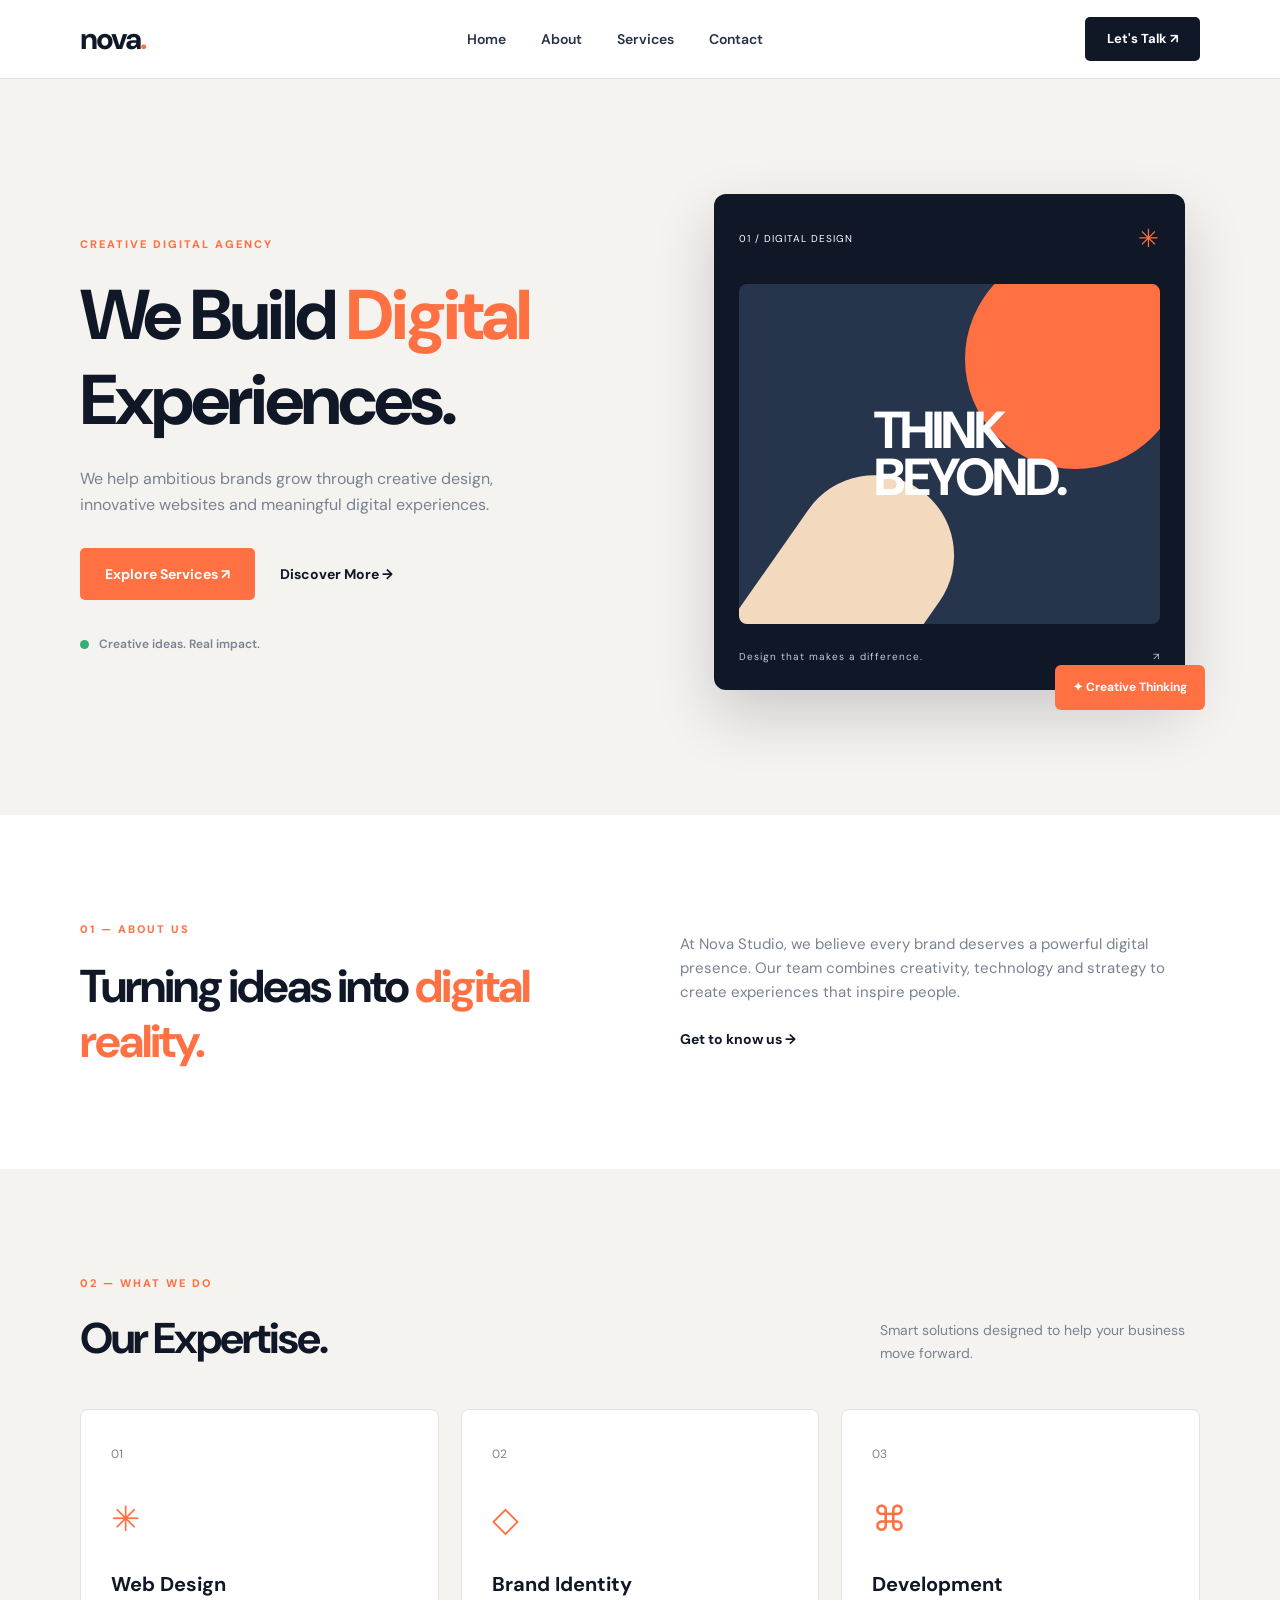
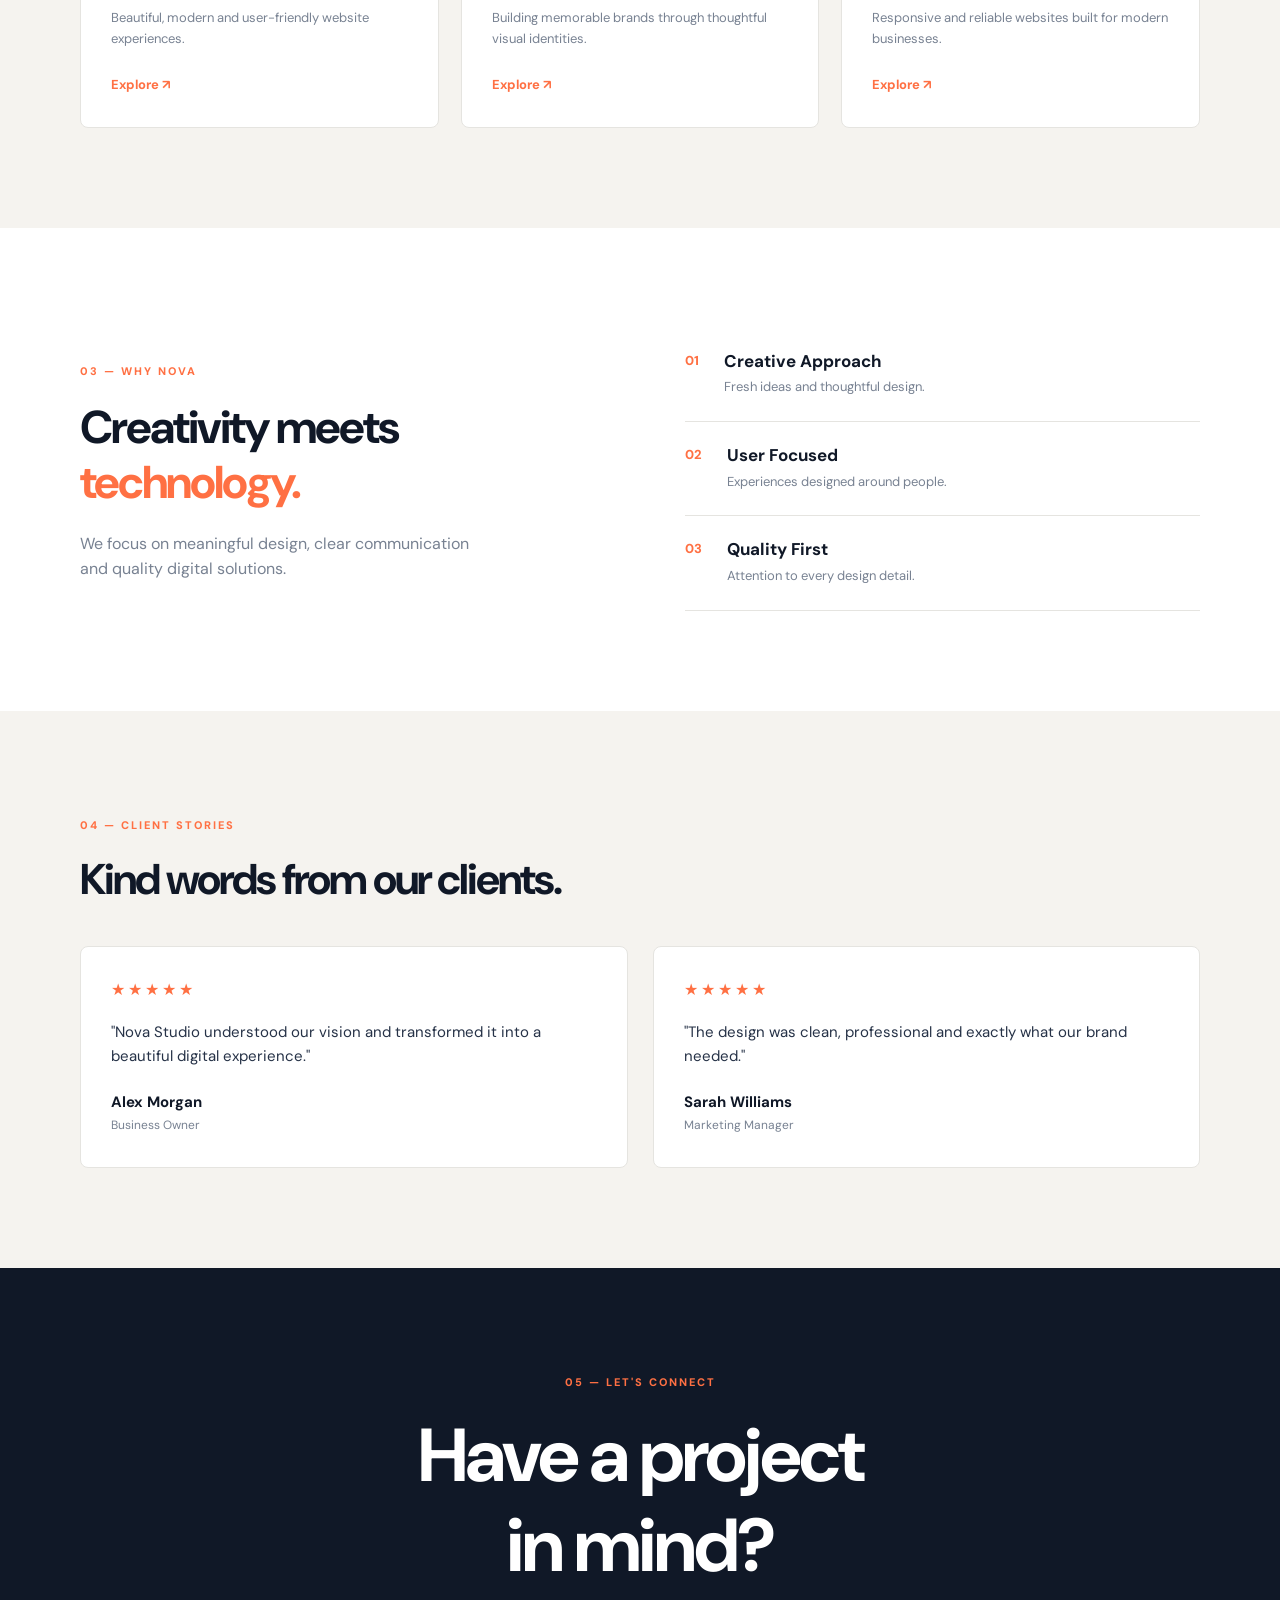
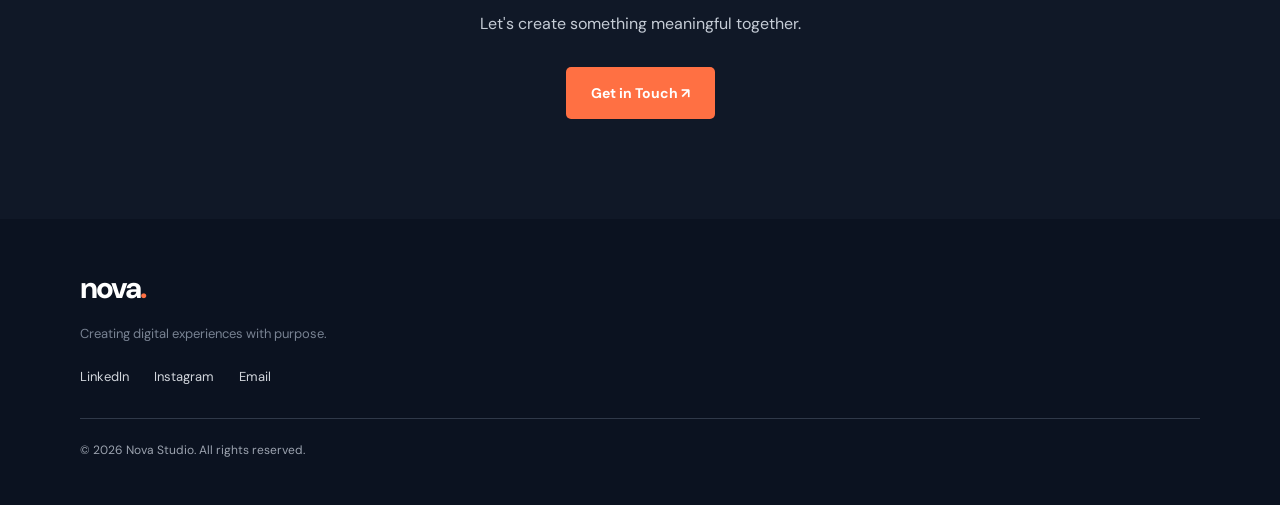
<file: WebDev-L1-LandingPage/index.html>
<!DOCTYPE html>
<html lang="en">
<head>
    <meta charset="UTF-8">
    <meta name="viewport" content="width=device-width, initial-scale=1.0">

    <title>Nova Studio | Digital Experiences</title>

    <meta name="description"
          content="Nova Studio creates modern websites, brands and digital experiences.">

    <link rel="preconnect" href="https://fonts.googleapis.com">
    <link rel="preconnect" href="https://fonts.gstatic.com" crossorigin>

    <link href="https://fonts.googleapis.com/css2?family=DM+Sans:wght@400;500;600;700;800&display=swap"
          rel="stylesheet">

    <link rel="stylesheet" href="style.css">
</head>

<body>

    <!-- Navigation -->
    <header class="header">
        <nav class="navbar container">

            <a href="#home" class="logo">
                nova<span>.</span>
            </a>

            <ul class="nav-links">
                <li><a href="#home">Home</a></li>
                <li><a href="#about">About</a></li>
                <li><a href="#services">Services</a></li>
                <li><a href="#contact">Contact</a></li>
            </ul>

            <a href="#contact" class="nav-button">
                Let's Talk ↗
            </a>

        </nav>
    </header>


    <main>

    <section class="hero" id="home">

        <div class="container hero-content">

            <div class="hero-text">
                <span class="eyebrow">
                    CREATIVE DIGITAL AGENCY
                </span>

                <h1>
                    We Build
                    <span>Digital</span>
                    Experiences.
                </h1>

                <p>
                    We help ambitious brands grow through
                    creative design, innovative websites and
                    meaningful digital experiences.
                </p>

                <div class="hero-buttons">
                    <a href="#services" class="primary-button">
                        Explore Services ↗
                    </a>

                    <a href="#about" class="text-button">
                        Discover More →
                    </a>
                </div>

                <div class="hero-note">
                    <span class="status-dot"></span>
                    Creative ideas. Real impact.
                </div>

            </div>

            <div class="hero-visual">

                <div class="visual-card">

                    <div class="visual-top">
                        <span>01 / DIGITAL DESIGN</span>
                        <span>✳</span>
                    </div>

                    <div class="visual-art">
                        <div class="art-circle"></div>
                        <div class="art-shape"></div>
                        <span class="art-text">THINK<br>BEYOND.</span>
                    </div>

                    <div class="visual-bottom">
                        <span>Design that makes a difference.</span>
                        <span>↗</span>
                    </div>

                </div>

                <div class="floating-tag">
                    ✦ Creative Thinking
                </div>

            </div>

        </div>

    </section>


    <!-- About Section -->
    <section class="about section-padding" id="about">

        <div class="container about-grid">

            <div>
                <span class="section-label">01 — ABOUT US</span>

                <h2>
                    Turning ideas into
                    <span>digital reality.</span>
                </h2>
            </div>

            <div class="about-description">

                <p>
                    At Nova Studio, we believe every brand
                    deserves a powerful digital presence.
                    Our team combines creativity, technology
                    and strategy to create experiences that
                    inspire people.
                </p>

                <a href="#contact" class="text-button">
                    Get to know us →
                </a>

            </div>

        </div>

    </section>


    <!-- Services Section -->
    <section class="services section-padding" id="services">

        <div class="container">

            <div class="section-heading">

                <div>
                    <span class="section-label">
                        02 — WHAT WE DO
                    </span>

                    <h2>Our Expertise.</h2>
                </div>

                <p>
                    Smart solutions designed to help
                    your business move forward.
                </p>

            </div>


            <div class="service-grid">

                <article class="service-card">
                    <span class="service-number">01</span>
                    <div class="service-icon">✳</div>
                    <h3>Web Design</h3>
                    <p>
                        Beautiful, modern and user-friendly
                        website experiences.
                    </p>
                    <a href="#contact">Explore ↗</a>
                </article>


                <article class="service-card">
                    <span class="service-number">02</span>
                    <div class="service-icon">◇</div>
                    <h3>Brand Identity</h3>
                    <p>
                        Building memorable brands through
                        thoughtful visual identities.
                    </p>
                    <a href="#contact">Explore ↗</a>
                </article>


                <article class="service-card">
                    <span class="service-number">03</span>
                    <div class="service-icon">⌘</div>
                    <h3>Development</h3>
                    <p>
                        Responsive and reliable websites
                        built for modern businesses.
                    </p>
                    <a href="#contact">Explore ↗</a>
                </article>

            </div>

        </div>

    </section>


 
    <section class="why-us section-padding">

        <div class="container why-grid">

            <div class="why-content">

                <span class="section-label">
                    03 — WHY NOVA
                </span>

                <h2>
                    Creativity meets
                    <span>technology.</span>
                </h2>

                <p>
                    We focus on meaningful design,
                    clear communication and quality
                    digital solutions.
                </p>

            </div>

            <div class="benefits">

                <div class="benefit">
                    <span>01</span>
                    <div>
                        <h3>Creative Approach</h3>
                        <p>Fresh ideas and thoughtful design.</p>
                    </div>
                </div>

                <div class="benefit">
                    <span>02</span>
                    <div>
                        <h3>User Focused</h3>
                        <p>Experiences designed around people.</p>
                    </div>
                </div>

                <div class="benefit">
                    <span>03</span>
                    <div>
                        <h3>Quality First</h3>
                        <p>Attention to every design detail.</p>
                    </div>
                </div>

            </div>

        </div>

    </section>


    <!-- Testimonials -->
    <section class="testimonials section-padding">

        <div class="container">

            <span class="section-label">
                04 — CLIENT STORIES
            </span>

            <h2>Kind words from our clients.</h2>

            <div class="testimonial-grid">

                <article class="testimonial-card">
                    <div class="stars">★★★★★</div>
                    <p>
                        "Nova Studio understood our vision
                        and transformed it into a beautiful
                        digital experience."
                    </p>
                    <h4>Alex Morgan</h4>
                    <span>Business Owner</span>
                </article>

                <article class="testimonial-card">
                    <div class="stars">★★★★★</div>
                    <p>
                        "The design was clean, professional
                        and exactly what our brand needed."
                    </p>
                    <h4>Sarah Williams</h4>
                    <span>Marketing Manager</span>
                </article>

            </div>

        </div>

    </section>


    <section class="contact section-padding" id="contact">

        <div class="container contact-content">

            <span class="section-label">
                05 — LET'S CONNECT
            </span>

            <h2>
                Have a project<br>
                in mind?
            </h2>

            <p>
                Let's create something meaningful together.
            </p>

            <a href="mailto:hello@novastudio.example"
               class="primary-button">
                Get in Touch ↗
            </a>

        </div>

    </section>

    </main>


    <!-- Footer -->
    <footer class="footer">

        <div class="container footer-content">

            <a href="#home" class="logo">
                nova<span>.</span>
            </a>

            <p>Creating digital experiences with purpose.</p>

            <div class="social-links">
                <a href="https://www.linkedin.com/" target="_blank"
                   rel="noopener noreferrer">LinkedIn</a>

                <a href="https://www.instagram.com/" target="_blank"
                   rel="noopener noreferrer">Instagram</a>

                <a href="mailto:hello@novastudio.example">Email</a>
            </div>

            <div class="copyright">
                © 2026 Nova Studio. All rights reserved.
            </div>

        </div>

    </footer>

</body>
</html>
</file>
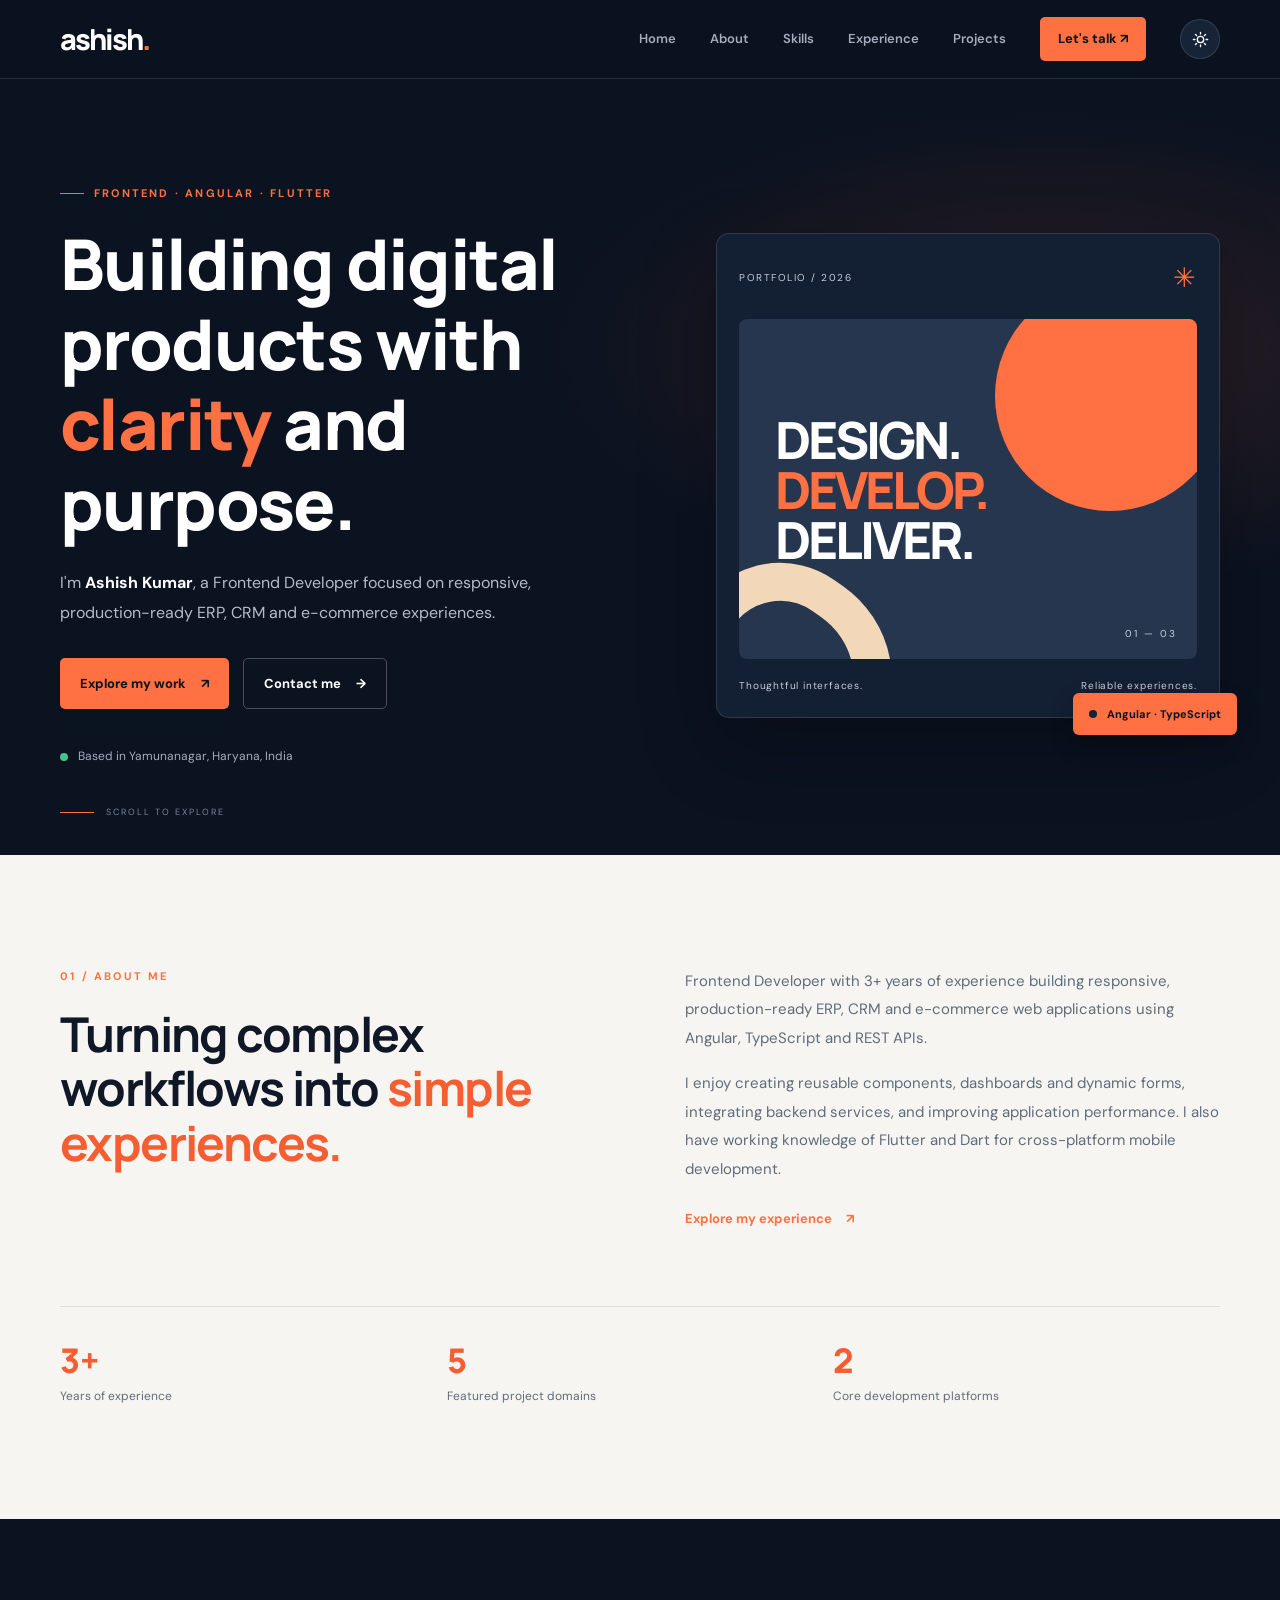
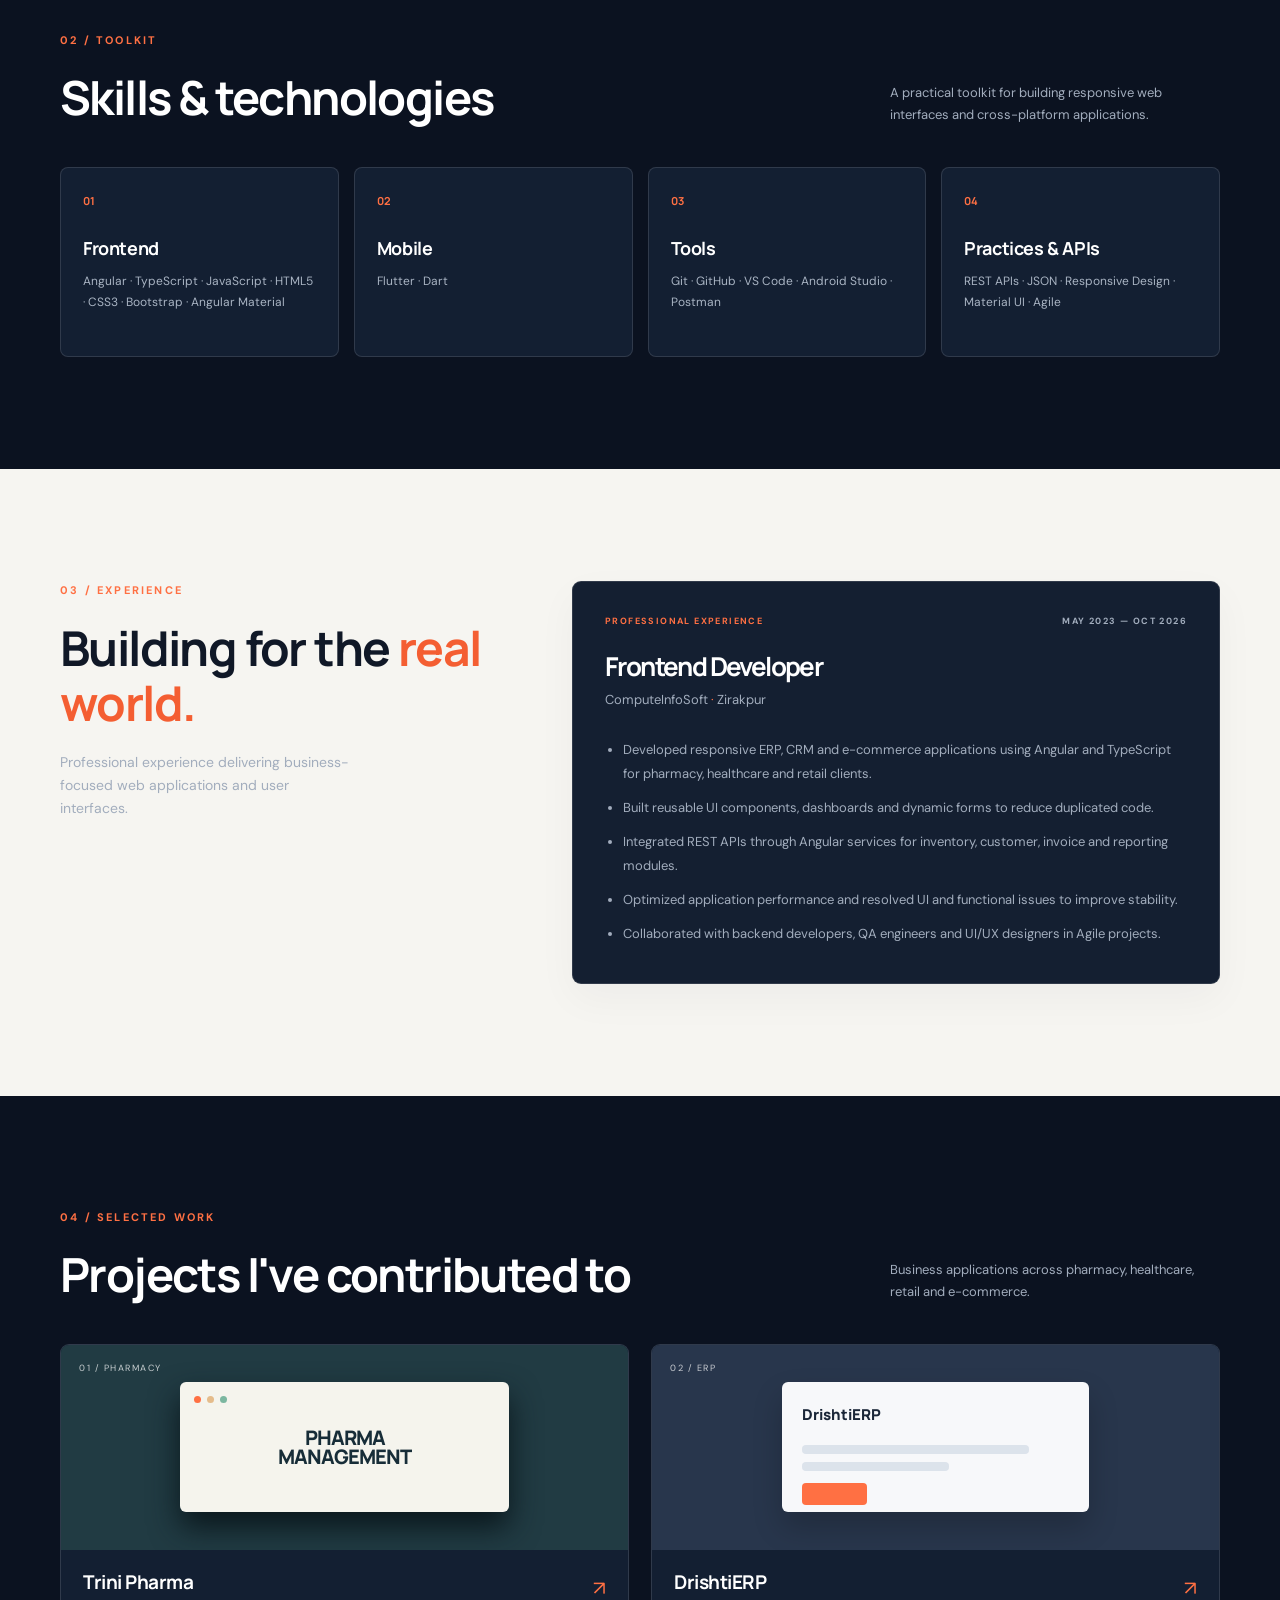
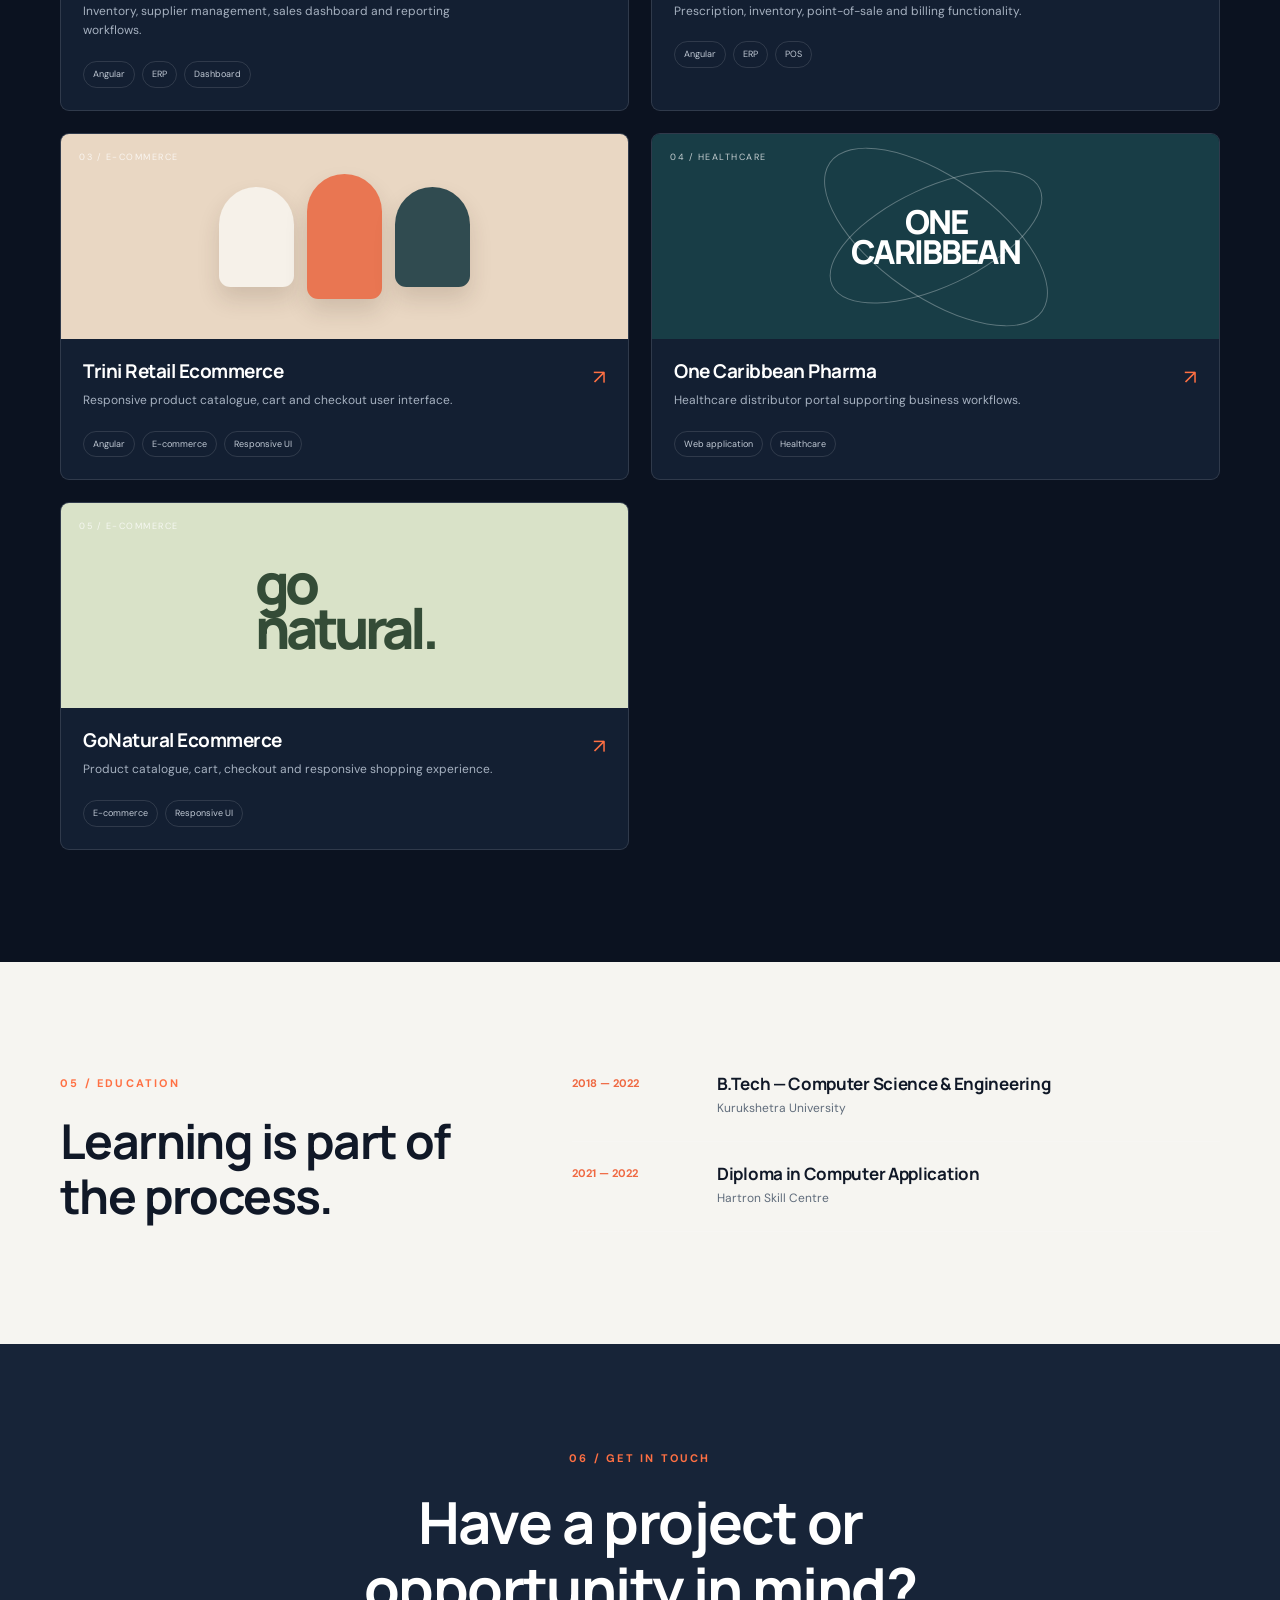
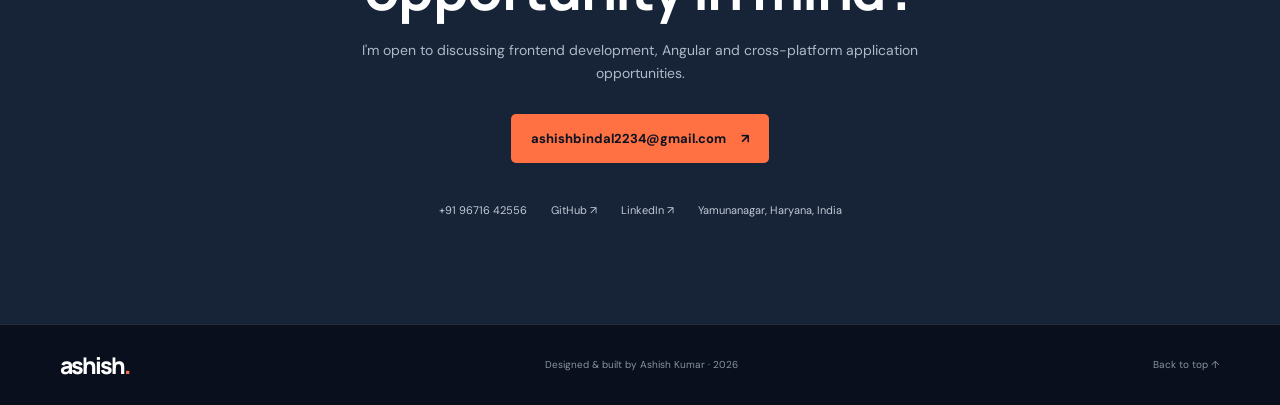
<file: WebDev-Task2-PersonalPortfolio/index.html>
<!DOCTYPE html>
<html lang="en">

<head>
  <meta charset="UTF-8">
  <meta name="viewport" content="width=device-width, initial-scale=1.0">
  <meta name="description"
    content="Ashish Kumar — Frontend Developer, Angular Developer and Flutter Developer. Explore professional experience, skills and projects.">
  <meta name="theme-color" content="#0b1220">
  <title>Ashish Kumar | Frontend & Angular Developer</title>
  <link rel="preconnect" href="https://fonts.googleapis.com">
  <link rel="preconnect" href="https://fonts.gstatic.com" crossorigin>
  <link
    href="https://fonts.googleapis.com/css2?family=DM+Sans:wght@400;500;600;700&family=Manrope:wght@400;500;600;700;800&display=swap"
    rel="stylesheet">
  <link rel="stylesheet" href="style.css">
</head>

<body>
  <header class="site-header">
    <nav class="nav container" aria-label="Main navigation">
      <a class="brand" href="#home" aria-label="Ashish Kumar home">ashish<span>.</span></a>
      <div class="sm-menu">
        <button class="menu-toggle" aria-label="Open navigation menu" aria-expanded="false">
          <span></span><span></span><span></span>
        </button>
        <!-- <div class="theme-picker hide-ls show-sm">
          <button class="theme-toggle" type="button" aria-label="Choose website theme" aria-expanded="false"
            aria-controls="theme-menu" title="Change theme">
            <svg class="theme-toggle-icon" viewBox="0 0 24 24" aria-hidden="true">
              <path
                d="M12 3v2m0 14v2M3 12h2m14 0h2M5.64 5.64l1.42 1.42m9.88 9.88 1.42 1.42m0-12.72-1.42 1.42m-9.88 9.88-1.42 1.42" />
              <circle cx="12" cy="12" r="4" />
            </svg>
          </button>
          <div class="theme-menu" id="theme-menu" role="menu" aria-label="Choose color theme" hidden>
            <p class="theme-menu-title">Choose a theme</p>
            <button type="button" class="theme-option" data-theme="midnight" role="menuitemradio"
              aria-checked="true"><span
                class="theme-swatch swatch-midnight"></span><span><strong>Midnight</strong><small>Deep navy ·
                  orange</small></span><span class="theme-check">✓</span></button>
            <button type="button" class="theme-option" data-theme="ocean" role="menuitemradio"
              aria-checked="false"><span
                class="theme-swatch swatch-ocean"></span><span><strong>Ocean</strong><small>Blue ·
                  cyan</small></span><span class="theme-check">✓</span></button>
            <button type="button" class="theme-option" data-theme="forest" role="menuitemradio"
              aria-checked="false"><span
                class="theme-swatch swatch-forest"></span><span><strong>Forest</strong><small>Evergreen ·
                  mint</small></span><span class="theme-check">✓</span></button>
            <button type="button" class="theme-option" data-theme="violet" role="menuitemradio"
              aria-checked="false"><span
                class="theme-swatch swatch-violet"></span><span><strong>Violet</strong><small>Plum ·
                  lavender</small></span><span class="theme-check">✓</span></button>
            <button type="button" class="theme-option" data-theme="light" role="menuitemradio"
              aria-checked="false"><span
                class="theme-swatch swatch-light"></span><span><strong>Light</strong><small>Ivory ·
                  indigo</small></span><span class="theme-check">✓</span></button>
          </div>
        </div> -->
      </div>
      <div class="nav-links">
        <a href="#home">Home</a>
        <a href="#about">About</a>
        <a href="#skills">Skills</a>
        <a href="#experience">Experience</a>
        <a href="#projects">Projects</a>
        <a href="#contact" class="nav-cta">Let's talk <span>↗</span></a>
        <div class="theme-picker hide-sm">
          <button class="theme-toggle" type="button" aria-label="Choose website theme" aria-expanded="false"
            aria-controls="theme-menu" title="Change theme">
            <svg class="theme-toggle-icon" viewBox="0 0 24 24" aria-hidden="true">
              <path
                d="M12 3v2m0 14v2M3 12h2m14 0h2M5.64 5.64l1.42 1.42m9.88 9.88 1.42 1.42m0-12.72-1.42 1.42m-9.88 9.88-1.42 1.42" />
              <circle cx="12" cy="12" r="4" />
            </svg>
          </button>
          <div class="theme-menu" id="theme-menu" role="menu" aria-label="Choose color theme" hidden>
            <p class="theme-menu-title">Choose a theme</p>
            <button type="button" class="theme-option" data-theme="midnight" role="menuitemradio"
              aria-checked="true"><span
                class="theme-swatch swatch-midnight"></span><span><strong>Midnight</strong><small>Deep navy ·
                  orange</small></span><span class="theme-check">✓</span></button>
            <button type="button" class="theme-option" data-theme="ocean" role="menuitemradio"
              aria-checked="false"><span
                class="theme-swatch swatch-ocean"></span><span><strong>Ocean</strong><small>Blue ·
                  cyan</small></span><span class="theme-check">✓</span></button>
            <button type="button" class="theme-option" data-theme="forest" role="menuitemradio"
              aria-checked="false"><span
                class="theme-swatch swatch-forest"></span><span><strong>Forest</strong><small>Evergreen ·
                  mint</small></span><span class="theme-check">✓</span></button>
            <!-- <button type="button" class="theme-option" data-theme="violet" role="menuitemradio"
              aria-checked="false"><span
                class="theme-swatch swatch-violet"></span><span><strong>Violet</strong><small>Plum ·
                  lavender</small></span><span class="theme-check">✓</span></button> -->
            <button type="button" class="theme-option" data-theme="light" role="menuitemradio"
              aria-checked="false"><span
                class="theme-swatch swatch-light"></span><span><strong>Light</strong><small>Ivory ·
                  indigo</small></span><span class="theme-check">✓</span></button>
          </div>
        </div>
      </div>
      <!-- <div class="theme-picker">
        <button class="theme-toggle" type="button" aria-label="Choose website theme" aria-expanded="false"
          aria-controls="theme-menu" title="Change theme">
          <svg class="theme-toggle-icon" viewBox="0 0 24 24" aria-hidden="true">
            <path
              d="M12 3v2m0 14v2M3 12h2m14 0h2M5.64 5.64l1.42 1.42m9.88 9.88 1.42 1.42m0-12.72-1.42 1.42m-9.88 9.88-1.42 1.42" />
            <circle cx="12" cy="12" r="4" />
          </svg>
        </button>
        <div class="theme-menu" id="theme-menu" role="menu" aria-label="Choose color theme" hidden>
          <p class="theme-menu-title">Choose a theme</p>
          <button type="button" class="theme-option" data-theme="midnight" role="menuitemradio"
            aria-checked="true"><span
              class="theme-swatch swatch-midnight"></span><span><strong>Midnight</strong><small>Deep navy ·
                orange</small></span><span class="theme-check">✓</span></button>
          <button type="button" class="theme-option" data-theme="ocean" role="menuitemradio" aria-checked="false"><span
              class="theme-swatch swatch-ocean"></span><span><strong>Ocean</strong><small>Blue ·
                cyan</small></span><span class="theme-check">✓</span></button>
          <button type="button" class="theme-option" data-theme="forest" role="menuitemradio" aria-checked="false"><span
              class="theme-swatch swatch-forest"></span><span><strong>Forest</strong><small>Evergreen ·
                mint</small></span><span class="theme-check">✓</span></button>
          <button type="button" class="theme-option" data-theme="violet" role="menuitemradio" aria-checked="false"><span
              class="theme-swatch swatch-violet"></span><span><strong>Violet</strong><small>Plum ·
                lavender</small></span><span class="theme-check">✓</span></button>
          <button type="button" class="theme-option" data-theme="light" role="menuitemradio" aria-checked="false"><span
              class="theme-swatch swatch-light"></span><span><strong>Light</strong><small>Ivory ·
                indigo</small></span><span class="theme-check">✓</span></button>
        </div>
      </div> -->
    </nav>
  </header>

  <main>
    <section class="hero section" id="home">
      <div class="container hero-grid">
        <div class="hero-copy">
          <p class="eyebrow"><span class="eyebrow-line"></span> FRONTEND · ANGULAR · FLUTTER</p>
          <h1>Building digital products with <span>clarity</span> and purpose.</h1>
          <p class="hero-lead">I'm <strong>Ashish Kumar</strong>, a Frontend Developer focused on responsive,
            production-ready ERP, CRM and e-commerce experiences.</p>
          <div class="hero-actions">
            <a class="button button-primary" href="#projects">Explore my work <span>↗</span></a>
            <a class="button button-ghost" href="mailto:ashishbindal2234@gmail.com">Contact me <span>→</span></a>
          </div>
          <div class="hero-meta">
            <span class="availability-dot"></span>
            <span>Based in Yamunanagar, Haryana, India</span>
          </div>
        </div>
        <div class="hero-visual" aria-label="Abstract portfolio graphic">
          <div class="visual-top"><span>PORTFOLIO / 2026</span><span class="visual-star">✳</span></div>
          <div class="visual-art">
            <div class="art-orb"></div>
            <div class="art-ring"></div>
            <div class="art-copy"><span>DESIGN.</span><span>DEVELOP.</span><span>DELIVER.</span></div>
            <div class="art-index">01 — 03</div>
          </div>
          <div class="visual-bottom"><span>Thoughtful interfaces.</span><span>Reliable experiences.</span></div>
          <div class="floating-chip"><span class="chip-dot"></span> Angular · TypeScript</div>
        </div>
      </div>
      <div class="hero-scroll container"><span></span> SCROLL TO EXPLORE</div>
    </section>

    <section class="section about-section" id="about">
      <div class="container two-column">
        <div>
          <p class="eyebrow">01 / ABOUT ME</p>
          <h2>Turning complex workflows into <span>simple experiences.</span></h2>
        </div>
        <div class="about-copy">
          <p>Frontend Developer with 3+ years of experience building responsive, production-ready ERP, CRM and
            e-commerce web applications using Angular, TypeScript and REST APIs.</p>
          <p>I enjoy creating reusable components, dashboards and dynamic forms, integrating backend services, and
            improving application performance. I also have working knowledge of Flutter and Dart for cross-platform
            mobile development.</p>
          <a class="text-link" href="#experience">Explore my experience <span>↗</span></a>
        </div>
      </div>
      <div class="container stats-grid">
        <div class="stat"><strong>3+</strong><span>Years of experience</span></div>
        <div class="stat"><strong>5</strong><span>Featured project domains</span></div>
        <div class="stat"><strong>2</strong><span>Core development platforms</span></div>
      </div>
    </section>

    <section class="section skills-section" id="skills">
      <div class="container">
        <div class="section-heading">
          <div>
            <p class="eyebrow">02 / TOOLKIT</p>
            <h2>Skills & technologies</h2>
          </div>
          <p>A practical toolkit for building responsive web interfaces and cross-platform applications.</p>
        </div>
        <div class="skills-grid">
          <article class="skill-card">
            <div class="skill-icon">01</div>
            <h3>Frontend</h3>
            <p>Angular · TypeScript · JavaScript · HTML5 · CSS3 · Bootstrap · Angular Material</p>
          </article>
          <article class="skill-card">
            <div class="skill-icon">02</div>
            <h3>Mobile</h3>
            <p>Flutter · Dart</p>
          </article>
          <article class="skill-card">
            <div class="skill-icon">03</div>
            <h3>Tools</h3>
            <p>Git · GitHub · VS Code · Android Studio · Postman</p>
          </article>
          <article class="skill-card">
            <div class="skill-icon">04</div>
            <h3>Practices & APIs</h3>
            <p>REST APIs · JSON · Responsive Design · Material UI · Agile</p>
          </article>
        </div>
      </div>
    </section>

    <section class="section experience-section" id="experience">
      <div class="container experience-grid">
        <div class="experience-intro">
          <p class="eyebrow">03 / EXPERIENCE</p>
          <h2>Building for the <span>real world.</span></h2>
          <p>Professional experience delivering business-focused web applications and user interfaces.</p>
        </div>
        <article class="experience-card">
          <div class="experience-top"><span class="experience-label">PROFESSIONAL EXPERIENCE</span><span
              class="experience-date">MAY 2023 — OCT 2026</span></div>
          <h3>Frontend Developer</h3>
          <p class="company">ComputeInfoSoft <span>·</span> Zirakpur</p>
          <ul>
            <li>Developed responsive ERP, CRM and e-commerce applications using Angular and TypeScript for pharmacy,
              healthcare and retail clients.</li>
            <li>Built reusable UI components, dashboards and dynamic forms to reduce duplicated code.</li>
            <li>Integrated REST APIs through Angular services for inventory, customer, invoice and reporting modules.
            </li>
            <li>Optimized application performance and resolved UI and functional issues to improve stability.</li>
            <li>Collaborated with backend developers, QA engineers and UI/UX designers in Agile projects.</li>
          </ul>
        </article>
      </div>
    </section>

    <section class="section projects-section" id="projects">
      <div class="container">
        <div class="section-heading">
          <div>
            <p class="eyebrow">04 / SELECTED WORK</p>
            <h2>Projects I've contributed to</h2>
          </div>
          <p>Business applications across pharmacy, healthcare, retail and e-commerce.</p>
        </div>
        <div class="projects-grid">
          <article class="project-card project-featured">
            <a href="https://trinipharma.com/" target="_blank">
            <div class="project-art art-pharma"><span>01 / PHARMACY</span>
              <div class="mock-dashboard"><i></i><i></i><i></i><b>PHARMA<br>MANAGEMENT</b></div>
            </div>
            </a>
            <div class="project-info">
              <div>
                <h3>Trini Pharma</h3>
                <p>Inventory, supplier management, sales dashboard and reporting workflows.</p>
              </div>
              <a href="https://trinipharma.com/" target="_blank"><span class="project-arrow">↗</span></a>
            </div>
            <div class="tags"><span>Angular</span><span>ERP</span><span>Dashboard</span></div>
          </article>
          <article class="project-card">
            <div class="project-art art-drish"><span>02 / ERP</span>
              <div class="mock-window"><b>DrishtiERP</b>
                <div class="mock-lines"></div>
                <div class="mock-lines short"></div>
                <div class="mock-pill"></div>
              </div>
            </div>
            <div class="project-info">
              <div>
                <h3>DrishtiERP</h3>
                <p>Prescription, inventory, point-of-sale and billing functionality.</p>
              </div><span class="project-arrow">↗</span>
            </div>
            <div class="tags"><span>Angular</span><span>ERP</span><span>POS</span></div>
          </article>
          <article class="project-card">
            <a href="https://triniretail.com/" target="_blank">
              <div class="project-art art-retail"><span>03 / E-COMMERCE</span>
                <div class="product-shapes"><i></i><i></i><i></i></div>
              </div>
            </a>
            <div class="project-info">
              <div>
                <h3>Trini Retail Ecommerce</h3>
                <p>Responsive product catalogue, cart and checkout user interface.</p>
              </div>
              <a href="https://triniretail.com/" target="_blank"><span class="project-arrow">↗</span></a>
            </div>
            <div class="tags"><span>Angular</span><span>E-commerce</span><span>Responsive UI</span></div>
          </article>
          <article class="project-card">
            <a href="https://onecaribbeanpharma.com/" target="_blank">
              <div class="project-art art-caribbean"><span>04 / HEALTHCARE</span>
                <div class="orbit orbit-one"></div>
                <div class="orbit orbit-two"></div><b>ONE<br>CARIBBEAN</b>
              </div>
            </a>
            <div class="project-info">
              <div>
                <h3>One Caribbean Pharma</h3>
                <p>Healthcare distributor portal supporting business workflows.</p>
              </div>
              <a href="https://onecaribbeanpharma.com/" target="_blank"><span class="project-arrow">↗</span></a>
            </div>
            <div class="tags"><span>Web application</span><span>Healthcare</span></div>
          </article>
          <article class="project-card">
            <a href="https://www.gonaturaltt.com/" target="_blank">
              <div class="project-art art-natural"><span>05 / E-COMMERCE</span>
                <div class="natural-label">go<br>natural.</div>
              </div>
            </a>
            <div class="project-info">
              <div>
                <h3>GoNatural Ecommerce</h3>
                <p>Product catalogue, cart, checkout and responsive shopping experience.</p>
              </div>
              <a href="https://www.gonaturaltt.com/" target="_blank"><span class="project-arrow">↗</span></a>
            </div>
            <div class="tags"><span>E-commerce</span><span>Responsive UI</span></div>
          </article>
        </div>
        <!-- <p class="project-note">Project summaries are based on the experience details provided. Add individual public
          repository or live-demo links when you have permission and verified URLs.</p> -->
      </div>
    </section>

    <section class="section education-section" id="education">
      <div class="container education-grid">
        <div>
          <p class="eyebrow">05 / EDUCATION</p>
          <h2>Learning is part of the process.</h2>
        </div>
        <div class="education-list">
          <article><span>2018 — 2022</span>
            <div>
              <h3>B.Tech — Computer Science & Engineering</h3>
              <p>Kurukshetra University</p>
            </div>
          </article>
          <article><span>2021 — 2022</span>
            <div>
              <h3>Diploma in Computer Application</h3>
              <p>Hartron Skill Centre</p>
            </div>
          </article>
        </div>
      </div>
    </section>

    <section class="section contact-section" id="contact">
      <div class="container contact-inner">
        <p class="eyebrow">06 / GET IN TOUCH</p>
        <h2>Have a project or opportunity in mind?</h2>
        <p>I'm open to discussing frontend development, Angular and cross-platform application opportunities.</p>
        <a class="button button-primary" href="mailto:ashishbindal2234@gmail.com">ashishbindal2234@gmail.com
          <span>↗</span></a>
        <div class="contact-details">
          <a href="tel:+919671642556">+91 96716 42556</a>
          <a href="https://github.com/Ashish-bit-art" target="_blank" rel="noopener noreferrer">GitHub ↗</a>
          <a href="https://www.linkedin.com/in/ashish-kumar-970877237" target="_blank"
            rel="noopener noreferrer">LinkedIn ↗</a>
          <span>Yamunanagar, Haryana, India</span>
        </div>
      </div>
    </section>
  </main>

  <footer class="footer">
    <div class="container footer-inner"><a class="brand" href="#home">ashish<span>.</span></a>
      <p>Designed & built by Ashish Kumar · <span id="year">2026</span></p><a href="#home">Back to top ↑</a>
    </div>
  </footer>
  <script src="script.js"></script>
</body>

</html>
</file>
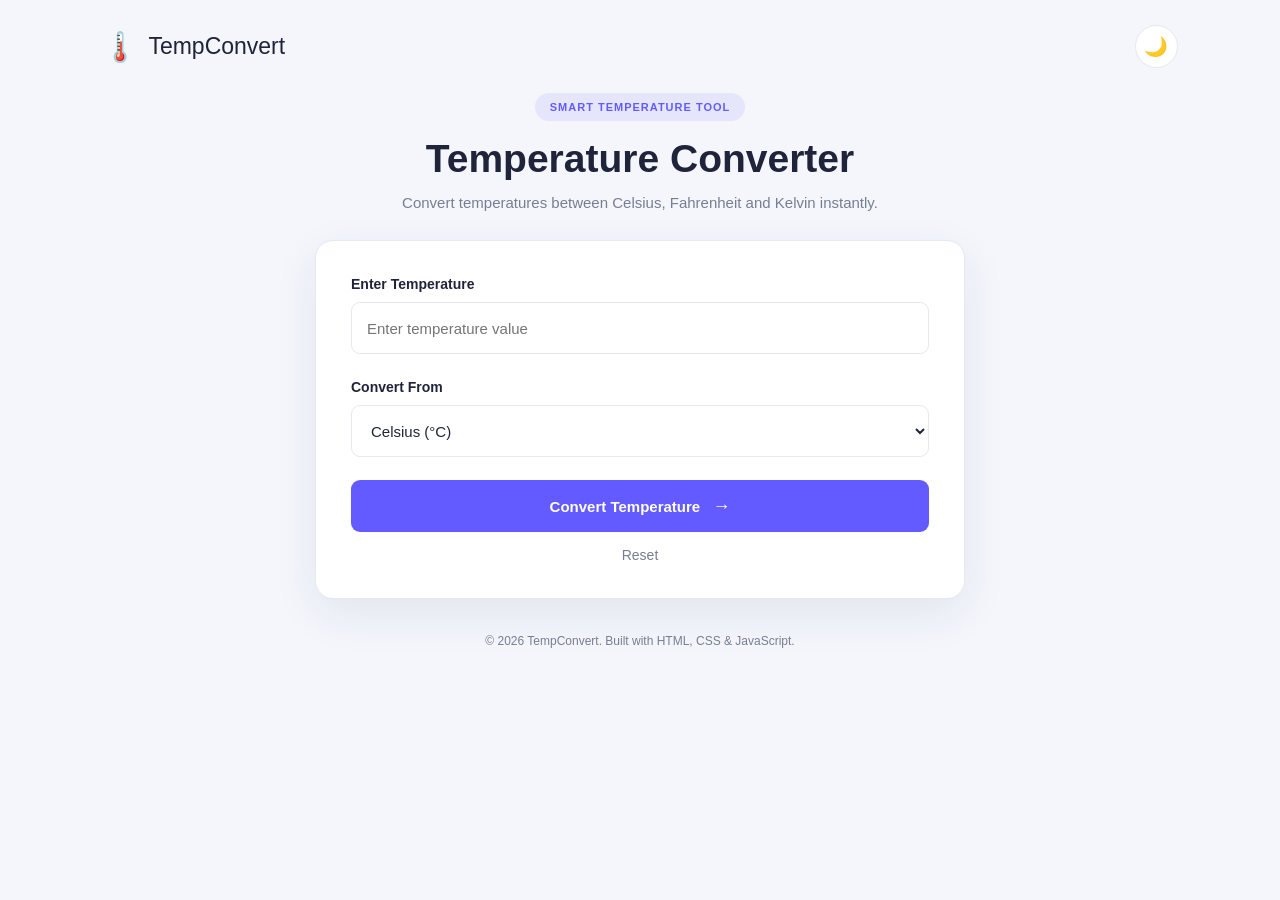
<file: WebDev-Task3-TemperatureConverter/index.html>
<!DOCTYPE html>
<html lang="en">
<head>
    <meta charset="UTF-8">
    <meta name="viewport" content="width=device-width, initial-scale=1.0">

    <title>Temperature Converter</title>

    <link rel="stylesheet" href="style.css">
</head>
<body>

    <main class="app-container">

        <header class="header">
            <div class="logo">
                <span class="logo-icon">🌡️</span>
                <span>TempConvert</span>
            </div>

            <button id="themeToggle" class="theme-btn"
                    aria-label="Toggle theme">
                🌙
            </button>
        </header>

        <section class="converter-section">

            <div class="intro">
                <span class="tag">SMART TEMPERATURE TOOL</span>

                <h1>Temperature Converter</h1>

                <p>
                    Convert temperatures between Celsius,
                    Fahrenheit and Kelvin instantly.
                </p>
            </div>

            <div class="converter-card">

                <form id="converterForm" novalidate>

                    <label for="temperature">
                        Enter Temperature
                    </label>

                    <input
                        type="number"
                        id="temperature"
                        placeholder="Enter temperature value"
                        step="any"
                        inputmode="decimal"
                    >

                    <div id="errorMessage"
                         class="error-message"
                         role="alert"></div>

                    <label for="unit">
                        Convert From
                    </label>

                    <select id="unit">
                        <option value="celsius">Celsius (°C)</option>
                        <option value="fahrenheit">Fahrenheit (°F)</option>
                        <option value="kelvin">Kelvin (K)</option>
                    </select>

                    <button type="submit" class="convert-btn">
                        Convert Temperature
                        <span>→</span>
                    </button>

                    <button type="button" id="resetBtn"
                            class="reset-btn">
                        Reset
                    </button>

                </form>

                <section class="results" id="results"
                         aria-live="polite" hidden>

                    <div class="result-heading">
                        <h2>Conversion Results</h2>
                        <p>Your converted temperatures</p>
                    </div>

                    <div class="result-grid">

                        <div class="result-item">
                            <span>🌡️ Celsius</span>
                            <h3 id="celsiusResult">--</h3>
                            <small>°C</small>
                        </div>

                        <div class="result-item">
                            <span>🔥 Fahrenheit</span>
                            <h3 id="fahrenheitResult">--</h3>
                            <small>°F</small>
                        </div>

                        <div class="result-item">
                            <span>❄️ Kelvin</span>
                            <h3 id="kelvinResult">--</h3>
                            <small>K</small>
                        </div>

                    </div>
                </section>

            </div>

            <footer>
                <p>© 2026 TempConvert. Built with HTML, CSS & JavaScript.</p>
            </footer>

        </section>

    </main>

    <script src="script.js"></script>
</body>
</html>
</file>
<file: WebDev-L1-LandingPage/style.css>
:root {
    --navy: #101827;
    --dark: #172337;
    --cream: #f5f3ef;
    --white: #ffffff;
    --coral: #ff7043;
    --text: #263247;
    --muted: #788292;
    --border: #e5e4e0;
}

* {
    margin: 0;
    padding: 0;
    box-sizing: border-box;
}

html {
    scroll-behavior: smooth;
    scroll-padding-top: 85px;
}

body {
    font-family: 'DM Sans', sans-serif;
    color: var(--text);
    background: var(--white);
    line-height: 1.6;
}

a {
    text-decoration: none;
    color: inherit;
}

.container {
    width: min(1120px, 90%);
    margin: auto;
}

.section-padding {
    padding: 100px 0;
}

h1, h2, h3, h4 {
    line-height: 1.2;
}

p {
    color: var(--muted);
}



.header {
    background: var(--white);
    position: sticky;
    top: 0;
    z-index: 100;
    border-bottom: 1px solid var(--border);
}

.navbar {
    min-height: 78px;
    display: flex;
    justify-content: space-between;
    align-items: center;
    gap: 25px;
}

.logo {
    font-size: 30px;
    font-weight: 800;
    color: var(--navy);
    letter-spacing: -2px;
}

.logo span {
    color: var(--coral);
}

.nav-links {
    display: flex;
    align-items: center;
    list-style: none;
    gap: 35px;
}

.nav-links a {
    font-size: 14px;
    font-weight: 600;
    color: var(--text);
    transition: color 0.3s;
}

.nav-links a:hover {
    color: var(--coral);
}

.nav-button {
    background: var(--navy);
    color: var(--white);
    padding: 12px 22px;
    border-radius: 5px;
    font-size: 13px;
    font-weight: 700;
    transition: 0.3s;
}

.nav-button:hover {
    background: var(--coral);
}


/* ==============================
   3. HERO SECTION
================================= */

.hero {
    background: var(--cream);
    padding: 100px 0 110px;
    overflow: hidden;
}

.hero-content {
    display: grid;
    grid-template-columns: 1.05fr 0.95fr;
    align-items: center;
    gap: 65px;
}

.eyebrow,
.section-label {
    display: inline-block;
    font-size: 11px;
    font-weight: 800;
    letter-spacing: 2px;
    color: var(--coral);
    margin-bottom: 20px;
}

.hero h1 {
    font-size: clamp(44px, 5.5vw, 72px);
    letter-spacing: -3px;
    font-weight: 800;
    color: var(--navy);
    max-width: 580px;
}

.hero h1 span,
.about h2 span,
.why-content h2 span {
    color: var(--coral);
}

.hero-text > p {
    max-width: 470px;
    font-size: 16px;
    margin: 24px 0 30px;
}

.hero-buttons {
    display: flex;
    align-items: center;
    flex-wrap: wrap;
    gap: 25px;
}

.primary-button {
    display: inline-block;
    background: var(--coral);
    color: var(--white);
    padding: 15px 25px;
    border-radius: 5px;
    font-size: 14px;
    font-weight: 700;
    transition: 0.3s;
}

.primary-button:hover {
    background: var(--navy);
    transform: translateY(-3px);
}

.text-button {
    font-size: 14px;
    font-weight: 700;
    color: var(--navy);
}

.hero-note {
    margin-top: 35px;
    font-size: 12px;
    font-weight: 600;
    color: var(--muted);
    display: flex;
    align-items: center;
    gap: 10px;
}

.status-dot {
    height: 9px;
    width: 9px;
    background: #37ae78;
    border-radius: 50%;
}


.hero-visual {
    position: relative;
    padding: 15px;
}

.visual-card {
    background: var(--navy);
    color: var(--white);
    padding: 25px;
    border-radius: 12px;
    box-shadow: 0 25px 60px rgba(16, 24, 39, 0.18);
}

.visual-top,
.visual-bottom {
    display: flex;
    justify-content: space-between;
    align-items: center;
    font-size: 10px;
    letter-spacing: 1px;
}

.visual-top span:last-child {
    color: var(--coral);
    font-size: 25px;
}

.visual-art {
    height: 340px;
    margin: 25px 0;
    position: relative;
    background: #26354c;
    border-radius: 8px;
    overflow: hidden;
    display: flex;
    align-items: center;
    justify-content: center;
}

.art-circle {
    width: 220px;
    height: 220px;
    background: var(--coral);
    border-radius: 50%;
    position: absolute;
    top: -35px;
    right: -25px;
}

.art-shape {
    width: 160px;
    height: 230px;
    background: #f3d9bd;
    border-radius: 90px 90px 15px 15px;
    transform: rotate(35deg);
    position: absolute;
    bottom: -75px;
    left: 35px;
}

.art-text {
    position: relative;
    z-index: 2;
    font-size: 52px;
    line-height: 0.9;
    font-weight: 800;
    letter-spacing: -3px;
    margin-left: 40px;
}

.visual-bottom {
    color: #c5ccd6;
}

.floating-tag {
    position: absolute;
    bottom: -5px;
    right: -5px;
    background: var(--coral);
    color: var(--white);
    padding: 13px 18px;
    border-radius: 6px;
    font-size: 12px;
    font-weight: 700;
}



.about-grid {
    display: grid;
    grid-template-columns: 1fr 1fr;
    gap: 80px;
    align-items: center;
}

.about h2,
.why-content h2 {
    font-size: 46px;
    letter-spacing: -2px;
    color: var(--navy);
    max-width: 450px;
}

.about-description p {
    font-size: 15px;
    margin-bottom: 22px;
}


/* ==============================
   6. SERVICES SECTION
================================= */

.services {
    background: var(--cream);
}

.section-heading {
    display: flex;
    justify-content: space-between;
    align-items: end;
    gap: 30px;
    margin-bottom: 45px;
}

.section-heading h2,
.testimonials h2 {
    font-size: 43px;
    letter-spacing: -2px;
    color: var(--navy);
}

.section-heading > p {
    max-width: 320px;
    font-size: 14px;
}

.service-grid {
    display: grid;
    grid-template-columns: repeat(3, 1fr);
    gap: 22px;
}

.service-card {
    background: var(--white);
    padding: 30px;
    border-radius: 8px;
    position: relative;
    border: 1px solid var(--border);
    transition: 0.3s;
}

.service-card:hover {
    transform: translateY(-8px);
    box-shadow: 0 15px 35px rgba(16, 24, 39, 0.08);
}

.service-number {
    color: var(--muted);
    font-size: 12px;
}

.service-icon {
    color: var(--coral);
    font-size: 35px;
    margin: 25px 0;
}

.service-card h3 {
    color: var(--navy);
    font-size: 20px;
    margin-bottom: 12px;
}

.service-card p {
    font-size: 13px;
    margin-bottom: 22px;
}

.service-card > a {
    font-size: 13px;
    font-weight: 700;
    color: var(--coral);
}




.why-grid {
    display: grid;
    grid-template-columns: 1fr 1fr;
    gap: 90px;
    align-items: center;
}

.why-content > p {
    margin-top: 20px;
    max-width: 390px;
}

.benefit {
    display: flex;
    align-items: flex-start;
    gap: 25px;
    padding: 23px 0;
    border-bottom: 1px solid var(--border);
}

.benefit > span {
    color: var(--coral);
    font-weight: 800;
    font-size: 13px;
}

.benefit h3 {
    font-size: 17px;
    color: var(--navy);
}

.benefit p {
    font-size: 13px;
    margin-top: 6px;
}



.testimonials {
    background: var(--cream);
}

.testimonials h2 {
    max-width: 500px;
    margin-bottom: 40px;
}

.testimonial-grid {
    display: grid;
    grid-template-columns: repeat(2, 1fr);
    gap: 25px;
}

.testimonial-card {
    background: var(--white);
    border: 1px solid var(--border);
    padding: 30px;
    border-radius: 8px;
}

.stars {
    color: var(--coral);
    letter-spacing: 3px;
    margin-bottom: 18px;
}

.testimonial-card p {
    color: var(--text);
    font-size: 15px;
    margin-bottom: 25px;
}

.testimonial-card h4 {
    color: var(--navy);
    font-size: 15px;
}

.testimonial-card > span {
    color: var(--muted);
    font-size: 12px;
}


/* ==============================
   9. CONTACT
================================= */

.contact {
    background: var(--navy);
    text-align: center;
}

.contact-content h2 {
    font-size: clamp(45px, 7vw, 75px);
    letter-spacing: -3px;
    color: var(--white);
    margin-bottom: 20px;
}

.contact-content p {
    color: #c5ccd6;
    margin-bottom: 30px;
}

.contact-content .section-label {
    color: var(--coral);
}


/* ==============================
   10. FOOTER
================================= */

.footer {
    background: #0b1220;
    color: var(--white);
    padding: 45px 0;
}

.footer .logo {
    color: var(--white);
}

.footer-content > p {
    font-size: 13px;
    margin: 12px 0 22px;
}

.social-links {
    display: flex;
    flex-wrap: wrap;
    gap: 25px;
    margin-bottom: 30px;
}

.social-links a {
    font-size: 13px;
    color: #d1d5db;
    transition: 0.3s;
}

.social-links a:hover {
    color: var(--coral);
}

.copyright {
    border-top: 1px solid #303949;
    padding-top: 22px;
    color: #9ca3af;
    font-size: 12px;
}


/* ==============================
   11. RESPONSIVE DESIGN
================================= */

@media (max-width: 900px) {

    .hero-content {
        grid-template-columns: 1fr 1fr;
        gap: 30px;
    }

    .hero h1 {
        font-size: 50px;
    }

    .about-grid,
    .why-grid {
        gap: 40px;
    }

    .service-card {
        padding: 22px;
    }
}


@media (max-width: 650px) {

    .section-padding {
        padding: 70px 0;
    }

    /* Navbar */
    .navbar {
        flex-wrap: wrap;
        justify-content: space-between;
        padding: 15px 0;
        gap: 15px;
    }

    .logo {
        font-size: 27px;
    }

    .nav-links {
        order: 3;
        width: 100%;
        justify-content: space-between;
        gap: 10px;
        border-top: 1px solid var(--border);
        padding-top: 12px;
    }

    .nav-links a {
        font-size: 12px;
    }

    .nav-button {
        padding: 9px 13px;
        font-size: 11px;
    }

    /* Hero */
    .hero {
        padding: 65px 0 75px;
    }

    .hero-content {
        grid-template-columns: 1fr;
        gap: 45px;
    }

    .hero h1 {
        font-size: 48px;
        letter-spacing: -2px;
    }

    .hero-text > p {
        font-size: 14px;
    }

    .hero-visual {
        padding: 5px;
    }

    .visual-art {
        height: 280px;
    }

    .art-text {
        font-size: 42px;
    }

    /* About */
    .about-grid,
    .why-grid {
        grid-template-columns: 1fr;
        gap: 30px;
    }

    .about h2,
    .why-content h2 {
        font-size: 37px;
    }

    /* Services */
    .section-heading {
        flex-direction: column;
        align-items: flex-start;
        gap: 15px;
    }

    .section-heading h2,
    .testimonials h2 {
        font-size: 36px;
    }

    .service-grid {
        grid-template-columns: 1fr;
    }

    /* Testimonials */
    .testimonial-grid {
        grid-template-columns: 1fr;
    }

    /* Contact */
    .contact-content h2 {
        font-size: 49px;
    }

    /* Footer */
    .social-links {
        gap: 18px;
    }

}


@media (max-width: 380px) {

    .hero h1 {
        font-size: 40px;
    }

    .nav-links a {
        font-size: 11px;
    }

    .hero-buttons {
        gap: 15px;
    }

    .primary-button {
        padding: 13px 17px;
        font-size: 12px;
    }

    .visual-card {
        padding: 15px;
    }

    .art-text {
        font-size: 35px;
    }

}
</file>
<file: WebDev-Task2-PersonalPortfolio/style.css>
/* Ashish Kumar Portfolio — responsive styles */
:root {
    --ink: #101827;
    --navy: #0b1220;
    --panel: #141f31;
    --panel-2: #1b2940;
    --muted: #a2adbd;
    --paper: #f6f5f1;
    --white: #fff;
    --orange: #ff7043;
    --line: rgba(255, 255, 255, .12);
    --accent: #ff7043;
    --accent-strong: #f45e32;
    --accent-soft: rgba(255, 112, 67, .14);
    --surface: #131f32;
    --surface-raised: #172438;
    --text: #fff;
    --text-muted: #a2adbd;
    --light-bg: #f6f5f1;
    --light-text: #101827;
    --light-muted: #606c7b;
    --font: 'DM Sans', sans-serif;
    --display: 'Manrope', sans-serif;
    --shadow: 0 28px 75px rgba(0, 0, 0, .25)
}

:root[data-theme="ocean"] {
    --navy: #071923;
    --panel: #102a3b;
    --panel-2: #17384d;
    --surface: #102a3b;
    --surface-raised: #153448;
    --paper: #edf5f7;
    --accent: #38c6d9;
    --accent-strong: #19a9c0;
    --accent-soft: rgba(56, 198, 217, .15);
    --orange: #38c6d9;
    --line: rgba(173, 224, 235, .15);
    --text-muted: #a8c2cd;
    --muted: #a8c2cd;
}

:root[data-theme="forest"] {
    --navy: #101d19;
    --panel: #1b3028;
    --panel-2: #254238;
    --surface: #1b3028;
    --surface-raised: #20392f;
    --paper: #f0f4ee;
    --accent: #78c69a;
    --accent-strong: #55aa7c;
    --accent-soft: rgba(120, 198, 154, .15);
    --orange: #78c69a;
    --line: rgba(190, 224, 202, .15);
    --text-muted: #b2c7b9;
    --muted: #b2c7b9;
}

:root[data-theme="violet"] {
    --navy: #171326;
    --panel: #241d39;
    --panel-2: #34294d;
    --surface: #241d39;
    --surface-raised: #2c2444;
    --paper: #f4f0f8;
    --accent: #b69aff;
    --accent-strong: #9876ed;
    --accent-soft: rgba(182, 154, 255, .16);
    --orange: #b69aff;
    --line: rgba(218, 203, 255, .15);
    --text-muted: #c0b6d2;
    --muted: #c0b6d2;
}

:root[data-theme="light"] {
    --navy: #f5f6fa;
    --panel: #ffffff;
    --panel-2: #edf0f7;
    --surface: #ffffff;
    --surface-raised: #f0f2f8;
    --paper: #eef0f6;
    --accent: #5368d5;
    --accent-strong: #3f53bf;
    --accent-soft: rgba(83, 104, 213, .12);
    --orange: #5368d5;
    --line: rgba(24, 34, 62, .12);
    --text: #172033;
    --text-muted: #637087;
    --muted: #637087;
    --white: #172033;
    --ink: #172033;
    --light-bg: #eef0f6;
    --light-text: #172033;
    --light-muted: #637087;
    --shadow: 0 24px 65px rgba(30, 42, 80, .12)
}

* {
    box-sizing: border-box;
    margin: 0;
    padding: 0
}

html {
    scroll-behavior: smooth;
    scroll-padding-top: 90px
}

body {
    font-family: var(--font);
    background: var(--navy);
    color: var(--white);
    line-height: 1.65
}

a {
    color: inherit;
    text-decoration: none
}

.container {
    width: min(1160px, calc(100% - 48px));
    margin-inline: auto
}

.section {
    padding: 112px 0
}

.site-header {
    position: sticky;
    top: 0;
    z-index: 20;
    background: rgba(11, 18, 32, .94);
    backdrop-filter: blur(16px);
    border-bottom: 1px solid var(--line)
}

.nav {
    height: 78px;
    display: flex;
    align-items: center;
    justify-content: space-between
}

.brand {
    font: 800 29px var(--display);
    letter-spacing: -2px
}

.brand span {
    color: var(--orange)
}

.nav-links {
    display: flex;
    align-items: center;
    gap: 34px
}

.nav-links>a:not(.nav-cta) {
    font-size: 13px;
    color: #d5dbe4;
    font-weight: 600;
    transition: color .2s
}

.nav-links>a:hover {
    color: var(--orange)
}

.nav-cta {
    background: var(--orange);
    padding: 11px 18px;
    border-radius: 5px;
    font-size: 13px;
    font-weight: 700;
    color: #171d29
}

.menu-toggle {
    display: none;
    background: none;
    border: 0;
    color: white
}

.hero {
    padding: 105px 0 35px;
    background: radial-gradient(ellipse at 82% 35%, rgba(255, 112, 67, .12), transparent 34%), var(--navy)
}

.hero-grid {
    display: grid;
    grid-template-columns: 1.08fr .92fr;
    gap: 65px;
    align-items: center;
    min-height: 525px
}

.eyebrow {
    font-size: 11px;
    font-weight: 700;
    letter-spacing: 2.2px;
    color: var(--orange);
    margin-bottom: 22px;
    display: flex;
    align-items: center;
    gap: 10px
}

.eyebrow-line {
    width: 24px;
    height: 1px;
    background: var(--orange)
}

h1,
h2,
h3 {
    font-family: var(--display);
    line-height: 1.14;
    letter-spacing: -1.6px
}

.hero h1 {
    font-size: clamp(43px, 5.5vw, 70px);
    max-width: 680px;
    font-weight: 800
}

.hero h1 span,
.two-column h2 span,
.experience-intro h2 span {
    color: var(--orange)
}

.hero-lead {
    color: #b2bdcc;
    font-size: 16px;
    max-width: 555px;
    margin: 25px 0 30px;
    line-height: 1.85
}

.hero-lead strong {
    color: white
}

.hero-actions {
    display: flex;
    gap: 14px;
    flex-wrap: wrap
}

.button {
    display: inline-flex;
    align-items: center;
    gap: 15px;
    padding: 14px 20px;
    border-radius: 5px;
    font-size: 13px;
    font-weight: 700;
    transition: transform .2s, background .2s
}

.button:hover {
    transform: translateY(-3px)
}

.button-primary {
    background: var(--orange);
    color: #141b28
}

.button-primary:hover {
    background: #ff875f
}

.button-ghost {
    border: 1px solid rgba(255, 255, 255, .25);
    color: white
}

.hero-meta {
    display: flex;
    align-items: center;
    gap: 10px;
    margin-top: 38px;
    color: #a2adbd;
    font-size: 12px
}

.availability-dot,
.chip-dot {
    width: 8px;
    height: 8px;
    border-radius: 50%;
    background: #43c58a;
    display: inline-block
}

.hero-visual {
    position: relative;
    background: #131f32;
    border: 1px solid rgba(255, 255, 255, .1);
    padding: 22px;
    border-radius: 13px;
    box-shadow: 0 28px 75px rgba(0, 0, 0, .25)
}

.visual-top,
.visual-bottom {
    display: flex;
    justify-content: space-between;
    align-items: center;
    font-size: 10px;
    letter-spacing: 1.5px;
    color: #c5ceda
}

.visual-star {
    font-size: 27px;
    color: var(--orange)
}

.visual-art {
    height: 340px;
    margin: 19px 0;
    background: #26364e;
    border-radius: 8px;
    position: relative;
    overflow: hidden;
    display: flex;
    align-items: center;
    padding: 36px
}

.art-orb {
    position: absolute;
    width: 230px;
    height: 230px;
    border-radius: 50%;
    background: var(--orange);
    right: -28px;
    top: -38px
}

.art-ring {
    position: absolute;
    width: 220px;
    height: 220px;
    border: 38px solid #f2d8b9;
    border-radius: 45% 55% 50% 20%;
    left: -65px;
    bottom: -130px;
    transform: rotate(35deg)
}

.art-copy {
    position: relative;
    z-index: 2;
    font: 800 clamp(35px, 4vw, 53px)/.98 var(--display);
    letter-spacing: -3px;
    display: flex;
    flex-direction: column
}

.art-copy span:nth-child(2) {
    color: #ffb394
}

.art-index {
    position: absolute;
    right: 20px;
    bottom: 17px;
    font-size: 10px;
    letter-spacing: 2px;
    color: #c8d0dc
}

.visual-bottom {
    font-size: 10px;
    letter-spacing: .8px
}

.floating-chip {
    position: absolute;
    right: -18px;
    bottom: -18px;
    background: var(--orange);
    color: #171d29;
    padding: 12px 16px;
    border-radius: 6px;
    font-size: 11px;
    font-weight: 700;
    box-shadow: 0 10px 25px rgba(0, 0, 0, .2)
}

.chip-dot {
    background: #152238;
    margin-right: 7px
}

.hero-scroll {
    padding: 38px 0 0;
    color: #78879b;
    font-size: 9px;
    letter-spacing: 2px;
    display: flex;
    align-items: center;
    gap: 12px
}

.hero-scroll span {
    height: 1px;
    width: 34px;
    background: var(--orange)
}

.about-section {
    background: var(--paper);
    color: var(--ink)
}

.two-column {
    display: grid;
    grid-template-columns: 1fr 1fr;
    gap: 90px;
    align-items: start
}

.two-column h2,
.experience-intro h2,
.education-grid h2 {
    font-size: clamp(34px, 4vw, 48px);
    max-width: 520px
}

.two-column h2 span {
    color: #ef6841
}

.about-copy p {
    color: var(--light-muted);
    font-size: 15px;
    margin-bottom: 17px;
    line-height: 1.9
}

.text-link {
    display: inline-flex;
    gap: 14px;
    color: #ef6841;
    font-weight: 700;
    font-size: 13px;
    margin-top: 8px
}

.stats-grid {
    display: grid;
    grid-template-columns: repeat(3, 1fr);
    border-top: 1px solid #dcdedc;
    margin-top: 75px;
    padding-top: 30px
}

.stat {
    display: flex;
    flex-direction: column;
    gap: 4px
}

.stat strong {
    font: 800 34px var(--display);
    color: #ef6841
}

.stat span {
    font-size: 12px;
    color: var(--light-muted)
}

.skills-section {
    background: #111b2b
}

.section-heading {
    display: flex;
    align-items: end;
    justify-content: space-between;
    gap: 35px;
    margin-bottom: 42px
}

.section-heading h2 {
    font-size: clamp(34px, 4vw, 47px)
}

.section-heading>p {
    max-width: 330px;
    color: var(--muted);
    font-size: 13px
}

.skills-grid {
    display: grid;
    grid-template-columns: repeat(4, 1fr);
    gap: 15px
}

.skill-card {
    padding: 25px 22px;
    background: #172438;
    border: 1px solid var(--line);
    border-radius: 8px;
    min-height: 190px;
    transition: transform .2s, border-color .2s
}

.skill-card:hover,
.project-card:hover {
    transform: translateY(-5px);
    border-color: rgba(255, 112, 67, .5)
}

.skill-icon {
    color: var(--orange);
    font: 700 11px var(--display);
    margin-bottom: 30px
}

.skill-card h3 {
    font-size: 18px;
    letter-spacing: -.4px;
    margin-bottom: 12px
}

.skill-card p {
    font-size: 12px;
    line-height: 1.8;
    color: #a9b4c3
}

.experience-section {
    background: var(--paper);
    color: var(--ink)
}

.experience-grid {
    display: grid;
    grid-template-columns: .8fr 1.2fr;
    gap: 80px
}

.experience-intro h2 span {
    color: #ef6841
}

.experience-intro>p:last-child {
    color: var(--light-muted);
    font-size: 14px;
    max-width: 300px;
    margin-top: 20px
}

.experience-card {
    padding: 32px;
    background: var(--panel);
    border: 1px solid #e4e5e3;
    border-radius: 9px;
    box-shadow: 0 15px 40px rgba(16, 24, 39, .04)
}

.experience-top {
    display: flex;
    justify-content: space-between;
    gap: 15px;
    flex-wrap: wrap;
    color: #ef6841;
    font-size: 9px;
    font-weight: 700;
    letter-spacing: 1.4px
}

.experience-date {
    color: var(--text-muted)
}

.experience-card h3 {
    font-size: 26px;
    margin-top: 23px
}

.company {
    color: var(--text-muted);
    font-size: 13px;
    margin: 8px 0 22px
}

.company span {
    color: #ef6841
}

.experience-card ul {
    padding-left: 18px;
    color: var(--text-muted);
    font-size: 13px;
    line-height: 1.85
}

.experience-card li {
    padding: 5px 0
}

.projects-section {
    background: var(--navy)
}

.projects-grid {
    display: grid;
    grid-template-columns: repeat(2, 1fr);
    gap: 22px
}

.project-card {
    background: #131f32;
    border: 1px solid var(--line);
    border-radius: 9px;
    overflow: hidden;
    transition: transform .2s, border-color .2s
}

.project-art {
    height: 205px;
    position: relative;
    overflow: hidden;
    padding: 18px;
    display: flex;
    align-items: center;
    justify-content: center
}

.project-art>span {
    position: absolute;
    left: 18px;
    top: 16px;
    font-size: 9px;
    letter-spacing: 1.5px;
    color: rgba(255, 255, 255, .75)
}

.art-pharma {
    background: #213b43
}

.mock-dashboard {
    width: 62%;
    height: 130px;
    background: #f5f4ed;
    border-radius: 6px;
    box-shadow: 0 15px 30px #0a171c;
    display: flex;
    align-items: center;
    justify-content: center;
    gap: 8px;
    position: relative
}

.mock-dashboard i {
    position: absolute;
    top: 14px;
    width: 7px;
    height: 7px;
    border-radius: 50%;
    background: #ff7043
}

.mock-dashboard i:nth-child(1) {
    left: 14px
}

.mock-dashboard i:nth-child(2) {
    left: 27px;
    background: #e5bc8b
}

.mock-dashboard i:nth-child(3) {
    left: 40px;
    background: #7cb7a0
}

.mock-dashboard b {
    font: 800 20px/.95 var(--display);
    color: #172d38;
    text-align: center;
    letter-spacing: -1px
}

.art-drish {
    background: #28364c
}

.mock-window {
    width: 58%;
    height: 130px;
    background: #f7f8fa;
    border-radius: 6px;
    padding: 20px;
    color: #1a2638;
    box-shadow: 0 15px 30px rgba(0, 0, 0, .2)
}

.mock-window b {
    font: 800 15px var(--display)
}

.mock-lines {
    height: 9px;
    width: 85%;
    background: #dce3eb;
    border-radius: 4px;
    margin-top: 16px
}

.mock-lines.short {
    width: 55%;
    margin-top: 8px
}

.mock-pill {
    height: 22px;
    width: 65px;
    background: #ff7043;
    border-radius: 4px;
    margin-top: 12px
}

.art-retail {
    background: #e9d7c3
}

.product-shapes {
    display: flex;
    gap: 13px;
    align-items: center
}

.product-shapes i {
    display: block;
    width: 75px;
    height: 100px;
    border-radius: 40px 40px 12px 12px;
    background: #f6f1e9;
    box-shadow: 0 12px 22px rgba(60, 40, 25, .15)
}

.product-shapes i:nth-child(2) {
    height: 125px;
    background: #e97652
}

.product-shapes i:nth-child(3) {
    background: #304b50
}

.art-caribbean {
    background: #183d46
}

.art-caribbean b {
    position: relative;
    z-index: 2;
    font: 800 33px/.9 var(--display);
    letter-spacing: -2px;
    text-align: center
}

.orbit {
    position: absolute;
    border: 1px solid rgba(255, 255, 255, .3);
    border-radius: 50%;
    width: 230px;
    height: 100px;
    transform: rotate(-25deg)
}

.orbit-two {
    transform: rotate(35deg);
    width: 260px;
    height: 120px
}

.art-natural {
    background: #d9e2c8
}

.natural-label {
    font: 800 56px/.8 var(--display);
    letter-spacing: -5px;
    color: #344c37
}

.project-info {
    display: flex;
    justify-content: space-between;
    gap: 15px;
    padding: 22px 22px 10px
}

.project-info h3 {
    font-size: 19px;
    letter-spacing: -.5px
}

.project-info p {
    color: #a6b1c0;
    font-size: 12px;
    margin-top: 8px;
    max-width: 420px
}

.project-arrow {
    font-size: 20px;
    color: var(--orange)
}

.tags {
    display: flex;
    flex-wrap: wrap;
    gap: 7px;
    padding: 10px 22px 22px
}

.tags span {
    font-size: 9px;
    color: #c1cad5;
    border: 1px solid rgba(255, 255, 255, .15);
    padding: 5px 9px;
    border-radius: 30px
}

.project-note {
    font-size: 11px;
    color: #8491a2;
    margin-top: 20px;
    line-height: 1.7
}

.education-section {
    background: #f1f0eb;
    color: var(--ink)
}

.education-grid {
    display: grid;
    grid-template-columns: .8fr 1.2fr;
    gap: 80px
}

.education-list article {
    display: grid;
    grid-template-columns: 125px 1fr;
    gap: 20px;
    padding: 22px 0;
    border-bottom: 1px solid var(--line)
}

.education-list article:first-child {
    padding-top: 0
}

.education-list article>span {
    font-size: 11px;
    color: #ef6841;
    font-weight: 700
}

.education-list h3 {
    font-size: 17px;
    letter-spacing: -.3px
}

.education-list p {
    font-size: 12px;
    color: var(--light-muted);
    margin-top: 6px
}

.contact-section {
    background: #172438;
    text-align: center;
    padding: 105px 0
}

.contact-inner {
    max-width: 760px
}

.contact-inner>.eyebrow {
    justify-content: center
}

.contact-inner h2 {
    font-size: clamp(38px, 5vw, 58px);
    margin-bottom: 18px
}

.contact-inner>p:not(.eyebrow) {
    color: #aeb9c8;
    font-size: 14px;
    max-width: 560px;
    margin: 0 auto 28px
}

.contact-details {
    display: flex;
    justify-content: center;
    flex-wrap: wrap;
    gap: 24px;
    margin-top: 38px;
    color: #c1cad5;
    font-size: 11px
}

.contact-details a:hover {
    color: var(--orange)
}

.footer {
    background: #080e19;
    border-top: 1px solid var(--line);
    padding: 24px 0
}

.footer-inner {
    display: flex;
    align-items: center;
    justify-content: space-between;
    gap: 20px
}

.footer .brand {
    font-size: 23px
}

.footer p,
.footer-inner>a:last-child {
    font-size: 10px;
    color: #8793a3
}

.hide-ls {
    display: none;
}

.sm-menu {
    display: flex;
    align-items: center;
    gap: 10px;
}

@media(max-width:900px) {
    .hero-grid {
        gap: 35px
    }

    .hero h1 {
        font-size: 54px
    }

    .skills-grid {
        grid-template-columns: repeat(2, 1fr)
    }

    .two-column,
    .experience-grid,
    .education-grid {
        gap: 45px
    }

    .hide-sm {
        display: none;
    }
}

@media(max-width:650px) {
    .show-sm {
        display: block;
    }

    .container {
        width: min(100% - 36px, 540px)
    }

    .section {
        padding: 76px 0
    }

    .nav {
        height: 70px
    }

    .menu-toggle {
        display: flex;
        flex-direction: column;
        gap: 5px;
        padding: 8px
    }

    .menu-toggle span {
        width: 23px;
        height: 2px;
        background: white
    }

    .nav-links {
        display: none;
        position: absolute;
        top: 70px;
        left: 0;
        right: 0;
        background: #101a2a;
        padding: 18px 24px 24px;
        flex-direction: column;
        align-items: stretch;
        gap: 0;
        border-bottom: 1px solid var(--line)
    }

    .nav-links.open {
        display: flex
    }

    .nav-links>a {
        padding: 12px 0
    }

    .nav-links .nav-cta {
        text-align: center;
        margin-top: 10px
    }

    .hero {
        padding: 65px 0 25px
    }

    .hero-grid {
        grid-template-columns: 1fr;
        gap: 45px;
        min-height: 0
    }

    .hero h1 {
        font-size: clamp(43px, 11vw, 58px)
    }

    .hero-lead {
        font-size: 14px
    }

    .hero-visual {
        padding: 16px
    }

    .visual-art {
        height: 280px
    }

    .floating-chip {
        right: 5px
    }

    .hero-scroll {
        padding-top: 35px
    }

    .two-column,
    .experience-grid,
    .education-grid {
        grid-template-columns: 1fr;
        gap: 25px
    }

    .two-column h2,
    .experience-intro h2,
    .education-grid h2 {
        font-size: 37px
    }

    .stats-grid {
        margin-top: 48px;
        gap: 15px
    }

    .stat strong {
        font-size: 28px
    }

    .stat span {
        font-size: 10px
    }

    .section-heading {
        display: block
    }

    .section-heading>p {
        margin-top: 15px
    }

    .skills-grid {
        grid-template-columns: 1fr 1fr;
        gap: 10px
    }

    .skill-card {
        padding: 19px 15px;
        min-height: 175px
    }

    .experience-card {
        padding: 23px
    }

    .experience-top {
        flex-direction: column;
        gap: 6px
    }

    .experience-card h3 {
        font-size: 23px
    }

    .projects-grid {
        grid-template-columns: 1fr
    }

    .project-art {
        height: 190px
    }

    .education-list article {
        grid-template-columns: 95px 1fr;
        gap: 12px
    }

    .education-list h3 {
        font-size: 15px
    }

    .contact-section {
        padding: 78px 0
    }

    .contact-inner h2 {
        font-size: 40px
    }

    .contact-details {
        gap: 15px
    }

    .footer-inner {
        flex-wrap: wrap
    }

    .footer p {
        order: 3;
        width: 100%
    }
}

@media(max-width:370px) {
    .skills-grid {
        grid-template-columns: 1fr
    }

    .hero-actions {
        align-items: stretch;
        flex-direction: column
    }

    .button {
        justify-content: center
    }

    .stats-grid {
        grid-template-columns: 1fr
    }

    .stat {
        padding: 8px 0
    }
}


/* Theme-aware surfaces and polished navigation */
body {
    background: var(--navy);
    color: var(--text);
    transition: background .28s ease, color .28s ease
}

.site-header {
    background: color-mix(in srgb, var(--navy) 92%, transparent);
    border-color: var(--line)
}

.nav {
    gap: 22px
}

.nav-links>a:not(.nav-cta) {
    color: var(--text-muted)
}

.nav-cta {
    background: var(--accent);
    color: var(--navy);
    transition: transform .2s, filter .2s
}

.nav-cta:hover {
    filter: brightness(1.08);
    transform: translateY(-2px)
}

.theme-picker {
    position: relative;
    /* flex: 0 0 auto */
}

.theme-toggle {
    width: 40px;
    height: 40px;
    border: 1px solid var(--line);
    border-radius: 50%;
    background: var(--surface-raised);
    color: var(--text);
    display: grid;
    place-items: center;
    cursor: pointer;
    transition: border-color .2s, transform .2s, background .2s
}

.theme-toggle:hover {
    border-color: var(--accent);
    transform: rotate(12deg)
}

.theme-toggle-icon {
    width: 19px;
    height: 19px;
    fill: none;
    stroke: currentColor;
    stroke-width: 1.7;
    stroke-linecap: round;
    stroke-linejoin: round
}

.theme-menu {
    position: absolute;
    right: 0;
    top: 52px;
    width: 230px;
    padding: 12px;
    background: var(--panel);
    border: 1px solid var(--line);
    border-radius: 12px;
    box-shadow: 0 18px 48px rgba(0, 0, 0, .28);
    z-index: 40
}

.theme-menu[hidden] {
    display: none
}

.theme-menu-title {
    font-size: 10px;
    text-transform: uppercase;
    letter-spacing: 1.5px;
    color: var(--text-muted);
    padding: 5px 8px 10px;
    font-weight: 700
}

.theme-option {
    width: 100%;
    display: grid;
    grid-template-columns: 28px 1fr 16px;
    align-items: center;
    gap: 10px;
    text-align: left;
    padding: 9px 8px;
    border: 0;
    border-radius: 7px;
    background: transparent;
    color: var(--text);
    cursor: pointer
}

.theme-option:hover,
.theme-option[aria-checked="true"] {
    background: var(--accent-soft)
}

.theme-option strong {
    display: block;
    font-size: 12px
}

.theme-option small {
    display: block;
    color: var(--text-muted);
    font-size: 10px;
    margin-top: 1px
}

.theme-swatch {
    width: 24px;
    height: 24px;
    border-radius: 7px;
    border: 1px solid rgba(255, 255, 255, .22)
}

.swatch-midnight {
    background: linear-gradient(135deg, #0b1220 50%, #ff7043 50%)
}

.swatch-ocean {
    background: linear-gradient(135deg, #071923 50%, #38c6d9 50%)
}

.swatch-forest {
    background: linear-gradient(135deg, #101d19 50%, #78c69a 50%)
}

.swatch-violet {
    background: linear-gradient(135deg, #171326 50%, #b69aff 50%)
}

.swatch-light {
    background: linear-gradient(135deg, #f5f6fa 50%, #5368d5 50%)
}

.theme-check {
    opacity: 0;
    color: var(--accent);
    font-weight: 800
}

.theme-option[aria-checked="true"] .theme-check {
    opacity: 1
}

.hero,
.skills-section,
.projects-section {
    background: var(--navy)
}

.hero {
    background: radial-gradient(ellipse at 82% 35%, var(--accent-soft), transparent 34%), var(--navy)
}

.hero-visual,
.skill-card,
.project-card {
    background: var(--surface);
    border-color: var(--line)
}

.visual-star,
.art-copy span:nth-child(2),
.eyebrow,
.text-link,
.experience-top,
.company span,
.project-arrow {
    color: var(--accent)
}

.button-primary {
    background: var(--accent);
    color: var(--navy)
}

.button-primary:hover {
    background: var(--accent-strong)
}

.floating-chip {
    background: var(--accent);
    color: var(--navy)
}

.about-section,
.experience-section,
.education-section {
    background: var(--paper);
    color: var(--ink)
}

.two-column h2 span,
.experience-intro h2 span {
    color: var(--accent-strong)
}

.stat strong {
    color: var(--accent-strong)
}

.experience-card {
    background: var(--panel);
    border-color: var(--line);
    color: var(--text)
}

.experience-card ul,
.company,
.experience-intro>p:last-child {
    color: var(--text-muted)
}

.experience-date {
    color: var(--text-muted)
}

.contact-section {
    background: var(--surface-raised)
}

.footer {
    background: color-mix(in srgb, var(--navy) 86%, #000);
    border-color: var(--line)
}

.tags span {
    border-color: var(--line)
}

@media(max-width:650px) {
    .nav {
        gap: 10px
    }

    .theme-picker {
        margin-left: auto
    }

    .theme-menu {
        right: 0;
        top: 48px
    }

    .nav-links {
        background: var(--panel);
        border-color: var(--line)
    }
}

@media(prefers-reduced-motion:reduce) {

    *,
    *::before,
    *::after {
        scroll-behavior: auto !important;
        transition: none !important;
        animation: none !important
    }
}
</file>
<file: WebDev-Task3-TemperatureConverter/style.css>
* {
    margin: 0;
    padding: 0;
    box-sizing: border-box;
}

:root {
    --primary: #635bff;
    --primary-hover: #5148e5;
    --background: #f4f6fc;
    --card: #ffffff;
    --text: #20243a;
    --muted: #777e92;
    --border: #e5e8f0;
    --result: #f5f5ff;
    --error: #dc3545;
    --shadow: 0 15px 45px rgba(36, 42, 80, 0.08);
}

body.dark {
    --background: #111827;
    --card: #1f2937;
    --text: #f9fafb;
    --muted: #aab3c5;
    --border: #374151;
    --result: #293449;
    --shadow: 0 15px 45px rgba(0, 0, 0, 0.2);
}

body {
    min-height: 100vh;
    font-family: Arial, Helvetica, sans-serif;
    background: var(--background);
    color: var(--text);
    transition: background 0.3s, color 0.3s;
}

.app-container {
    width: 100%;
    min-height: 100vh;
    padding: 25px 8%;
}

.header {
    display: flex;
    justify-content: space-between;
    align-items: center;
}

.logo {
    display: flex;
    align-items: center;
    gap: 10px;
    font-size: 23px;
    font-weight: 500;
}

.logo-icon {
    font-size: 29px;
}

.theme-btn {
    width: 43px;
    height: 43px;
    border: 1px solid var(--border);
    border-radius: 50%;
    background: var(--card);
    cursor: pointer;
    font-size: 19px;
}

.converter-section {
    width: 100%;
    max-width: 650px;
    margin: 25px auto 0;
}

.intro {
    text-align: center;
    margin-bottom: 25px;
}

.tag {
    display: inline-block;
    padding: 8px 15px;
    background: rgba(99, 91, 255, 0.1);
    color: var(--primary);
    border-radius: 20px;
    font-size: 11px;
    font-weight: 700;
    letter-spacing: 1px;
}

.intro h1 {
    font-size: clamp(28px, 5vw, 39px);
    margin: 16px 0 10px;
}

.intro p {
    color: var(--muted);
    font-size: 15px;
    line-height: 1.6;
}

.converter-card {
    padding: 35px;
    background: var(--card);
    border: 1px solid var(--border);
    border-radius: 18px;
    box-shadow: var(--shadow);
}

label {
    display: block;
    font-size: 14px;
    font-weight: 600;
    margin-bottom: 10px;
}

input, select {
    width: 100%;
    height: 52px;
    padding: 0 15px;
    margin-bottom: 23px;
    border: 1px solid var(--border);
    border-radius: 9px;
    outline: none;
    background: var(--card);
    color: var(--text);
    font-size: 15px;
    transition: border 0.2s, box-shadow 0.2s;
}

input:focus, select:focus {
    border-color: var(--primary);
    box-shadow: 0 0 0 3px rgba(99, 91, 255, 0.12);
}

input.invalid {
    border-color: var(--error);
}

.error-message {
    color: var(--error);
    font-size: 13px;
    margin-top: -15px;
    margin-bottom: 17px;
    min-height: 0;
}

.error-message:not(:empty) {
    min-height: 18px;
}

button {
    font-family: inherit;
}

.convert-btn {
    width: 100%;
    height: 52px;
    background: var(--primary);
    color: white;
    border: none;
    border-radius: 9px;
    font-size: 15px;
    font-weight: 600;
    cursor: pointer;
    transition: background 0.2s, transform 0.2s;
}

.convert-btn:hover {
    background: var(--primary-hover);
    transform: translateY(-2px);
}

.convert-btn span {
    margin-left: 8px;
    font-size: 18px;
}

.reset-btn {
    display: block;
    margin: 15px auto 0;
    border: none;
    background: transparent;
    color: var(--muted);
    cursor: pointer;
    font-size: 14px;
}

.reset-btn:hover {
    color: var(--primary);
}

.results {
    margin-top: 35px;
    padding-top: 25px;
    border-top: 1px solid var(--border);
}

.result-heading {
    margin-bottom: 20px;
}

.result-heading h2 {
    font-size: 19px;
    margin-bottom: 6px;
}

.result-heading p {
    color: var(--muted);
    font-size: 13px;
}

.result-grid {
    display: grid;
    grid-template-columns: repeat(3, 1fr);
    gap: 12px;
}

.result-item {
    padding: 20px 10px;
    background: var(--result);
    border-radius: 12px;
    text-align: center;
    border: 1px solid var(--border);
}

.result-item span {
    font-size: 12px;
    color: var(--muted);
}

.result-item h3 {
    font-size: 21px;
    margin: 15px 0 5px;
    overflow-wrap: anywhere;
}

.result-item small {
    color: var(--primary);
    font-weight: 700;
}

footer {
    text-align: center;
    margin-top: 35px;
    color: var(--muted);
    font-size: 12px;
}

@media (max-width: 600px) {
    .app-container {
        padding: 20px 16px;
    }

    .converter-section {
        margin-top: 25px;
    }

    .converter-card {
        padding: 22px 17px;
    }

    .result-grid {
        grid-template-columns: 1fr;
    }

    .result-item {
        padding: 17px;
    }

    .result-item h3 {
        font-size: 24px;
    }
}
</file>
